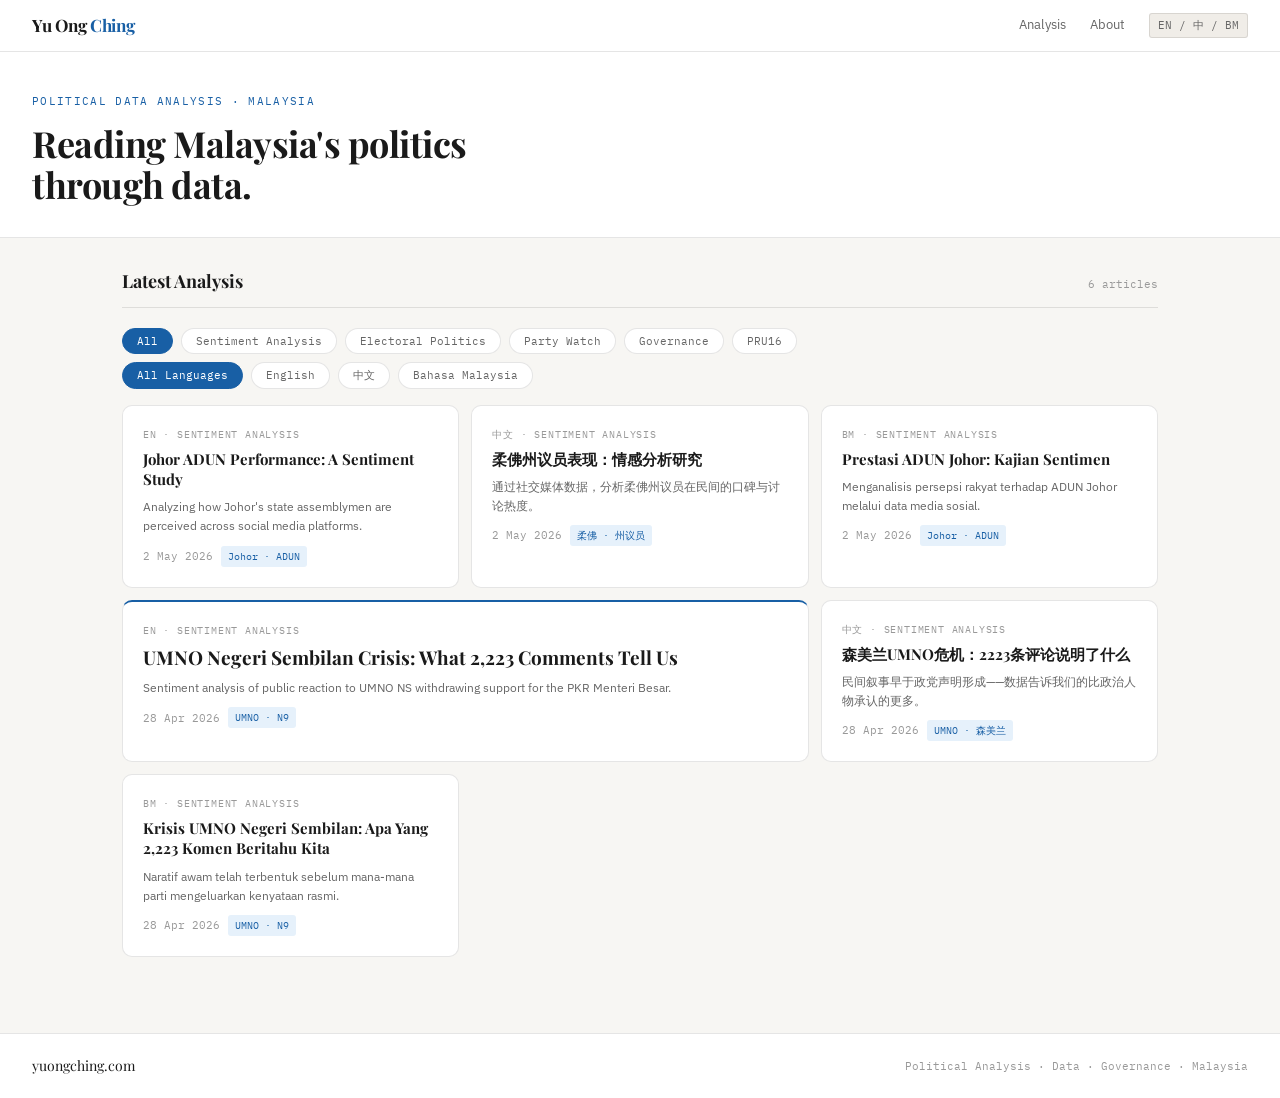
<file: index.html>
<!DOCTYPE html>
<html lang="en">
<head>
  <meta charset="UTF-8">
  <meta name="viewport" content="width=device-width, initial-scale=1.0">
  <title>Yu Ong Ching — Political Data Analysis</title>
  <meta name="description" content="Reading Malaysia's politics through data. Analysis by Yu Ong Ching, digital strategist and political communication practitioner.">
  <meta name="author" content="Yu Ong Ching">
  <meta property="og:title" content="Yu Ong Ching — Political Data Analysis">
  <meta property="og:description" content="Reading Malaysia's politics through data.">
  <meta property="og:url" content="https://yuongching.com">
  <meta property="og:type" content="website">
  <link rel="canonical" href="https://yuongching.com">
  <link rel="preconnect" href="https://fonts.googleapis.com">
  <link rel="stylesheet" href="https://fonts.googleapis.com/css2?family=Playfair+Display:wght@400;700&family=IBM+Plex+Sans:wght@300;400;500&family=IBM+Plex+Mono&display=swap">
  <link rel="stylesheet" href="assets/css/style.css">
  <!-- Google tag (gtag.js) -->
  <script async src="https://www.googletagmanager.com/gtag/js?id=G-GPP16Y9M3F"></script>
  <script>
    window.dataLayer = window.dataLayer || [];
    function gtag(){dataLayer.push(arguments);}
    gtag('js', new Date());
    gtag('config', 'G-GPP16Y9M3F');
  </script>
  <style>
    .filter-bar{display:flex;gap:8px;flex-wrap:wrap;margin-bottom:1rem}
    .filter-btn{font-size:11px;font-family:'IBM Plex Mono',monospace;padding:5px 14px;border-radius:20px;border:0.5px solid var(--border);background:var(--surface);color:var(--text-muted);cursor:pointer;transition:all 0.15s;white-space:nowrap}
    .filter-btn:hover{border-color:#185FA5;color:#185FA5}
    .filter-btn.active{background:#185FA5;color:#fff;border-color:#185FA5}
    .articles-grid{display:grid;grid-template-columns:repeat(auto-fill,minmax(260px,1fr));gap:12px}
    .article-card{background:var(--surface);border:0.5px solid var(--border);border-radius:var(--radius);padding:1.25rem;transition:border-color 0.15s,box-shadow 0.15s}
    .article-card:hover{border-color:rgba(0,0,0,0.2);box-shadow:0 2px 12px rgba(0,0,0,0.06)}
    .article-card.featured{border-top:2px solid #185FA5;grid-column:span 2}
    .article-card a{display:block;text-decoration:none;color:inherit}
    .article-lang{font-size:10px;font-family:'IBM Plex Mono',monospace;color:var(--text-faint);letter-spacing:0.08em;margin-bottom:6px}
    .article-headline{font-family:'Playfair Display',serif;font-size:15px;font-weight:700;line-height:1.35;color:var(--text);margin-bottom:8px}
    .article-headline.large{font-size:19px}
    .article-summary{font-size:12px;color:var(--text-muted);line-height:1.6;margin-bottom:10px}
    .article-meta{display:flex;align-items:center;gap:8px;flex-wrap:wrap}
    .article-date{font-size:11px;font-family:'IBM Plex Mono',monospace;color:var(--text-faint)}
    .article-topic{font-size:10px;padding:2px 7px;border-radius:3px;background:#E6F1FB;color:#185FA5;font-family:'IBM Plex Mono',monospace}
    .no-results{grid-column:1/-1;text-align:center;padding:3rem;color:var(--text-muted);font-size:14px}
    .results-count{font-family:'IBM Plex Mono',monospace;font-size:11px;color:var(--text-faint)}
    @media(max-width:640px){.article-card.featured{grid-column:span 1}}
  </style>
</head>
<body>

  <nav class="nav">
    <a href="/" class="nav-logo">Yu Ong <span>Ching</span></a>
    <div class="nav-links">
      <a href="/">Analysis</a>
      <a href="/about.html">About</a>
      <span class="nav-lang">EN / 中 / BM</span>
    </div>
  </nav>

  <div class="hero">
    <div class="hero-eyebrow">Political Data Analysis · Malaysia</div>
    <h1 class="hero-headline">Reading Malaysia's politics<br>through data.</h1>
  </div>

  <main class="section">
    <div class="section-header">
      <div class="section-title">Latest Analysis</div>
      <div class="results-count" id="results-count"></div>
    </div>

    <div class="filter-bar" id="filter-bar">
      <button class="filter-btn active" data-filter="all">All</button>
      <button class="filter-btn" data-filter="Sentiment Analysis">Sentiment Analysis</button>
      <button class="filter-btn" data-filter="Electoral Politics">Electoral Politics</button>
      <button class="filter-btn" data-filter="Party Watch">Party Watch</button>
      <button class="filter-btn" data-filter="Governance">Governance</button>
      <button class="filter-btn" data-filter="PRU16">PRU16</button>
    </div>

    <div class="filter-bar" id="lang-bar" style="margin-top:-0.5rem">
      <button class="filter-btn active" data-lang="all">All Languages</button>
      <button class="filter-btn" data-lang="EN">English</button>
      <button class="filter-btn" data-lang="中文">中文</button>
      <button class="filter-btn" data-lang="BM">Bahasa Malaysia</button>
    </div>

    <div class="articles-grid" id="articles-grid"></div>
  </main>

  <footer class="footer">
    <div class="footer-brand">yuongching.com</div>
    <div class="footer-mono">Political Analysis · Data · Governance · Malaysia</div>
  </footer>

  <script src="articles.js"></script>
  <script>
    let activeCategory = 'all';
    let activeLang = 'all';

    function renderArticles() {
      const grid = document.getElementById('articles-grid');
      const countEl = document.getElementById('results-count');

      let filtered = articles.filter(a => {
        const catMatch = activeCategory === 'all' || a.category === activeCategory;
        const langMatch = activeLang === 'all' || a.lang === activeLang;
        return catMatch && langMatch;
      });

      filtered.sort((a, b) => new Date(b.date) - new Date(a.date));
      countEl.textContent = filtered.length + ' article' + (filtered.length !== 1 ? 's' : '');

      if (filtered.length === 0) {
        grid.innerHTML = '<div class="no-results">No articles found for this filter.</div>';
        return;
      }

      grid.innerHTML = filtered.map(a => {
        const isFeatured = a.featured && activeCategory === 'all' && activeLang === 'all';
        return `
          <article class="article-card ${isFeatured ? 'featured' : ''}">
            <a href="${a.url}">
              <div class="article-lang">${a.lang} · ${a.category.toUpperCase()}</div>
              <h2 class="article-headline ${isFeatured ? 'large' : ''}">${a.title}</h2>
              <p class="article-summary">${a.summary}</p>
              <div class="article-meta">
                <span class="article-date">${a.dateDisplay}</span>
                <span class="article-topic">${a.topic}</span>
              </div>
            </a>
          </article>
        `;
      }).join('');
    }

    document.getElementById('filter-bar').addEventListener('click', e => {
      if (!e.target.matches('.filter-btn')) return;
      document.querySelectorAll('#filter-bar .filter-btn').forEach(b => b.classList.remove('active'));
      e.target.classList.add('active');
      activeCategory = e.target.dataset.filter;
      renderArticles();
    });

    document.getElementById('lang-bar').addEventListener('click', e => {
      if (!e.target.matches('.filter-btn')) return;
      document.querySelectorAll('#lang-bar .filter-btn').forEach(b => b.classList.remove('active'));
      e.target.classList.add('active');
      activeLang = e.target.dataset.lang;
      renderArticles();
    });

    renderArticles();
  </script>

</body>
</html>
</file>
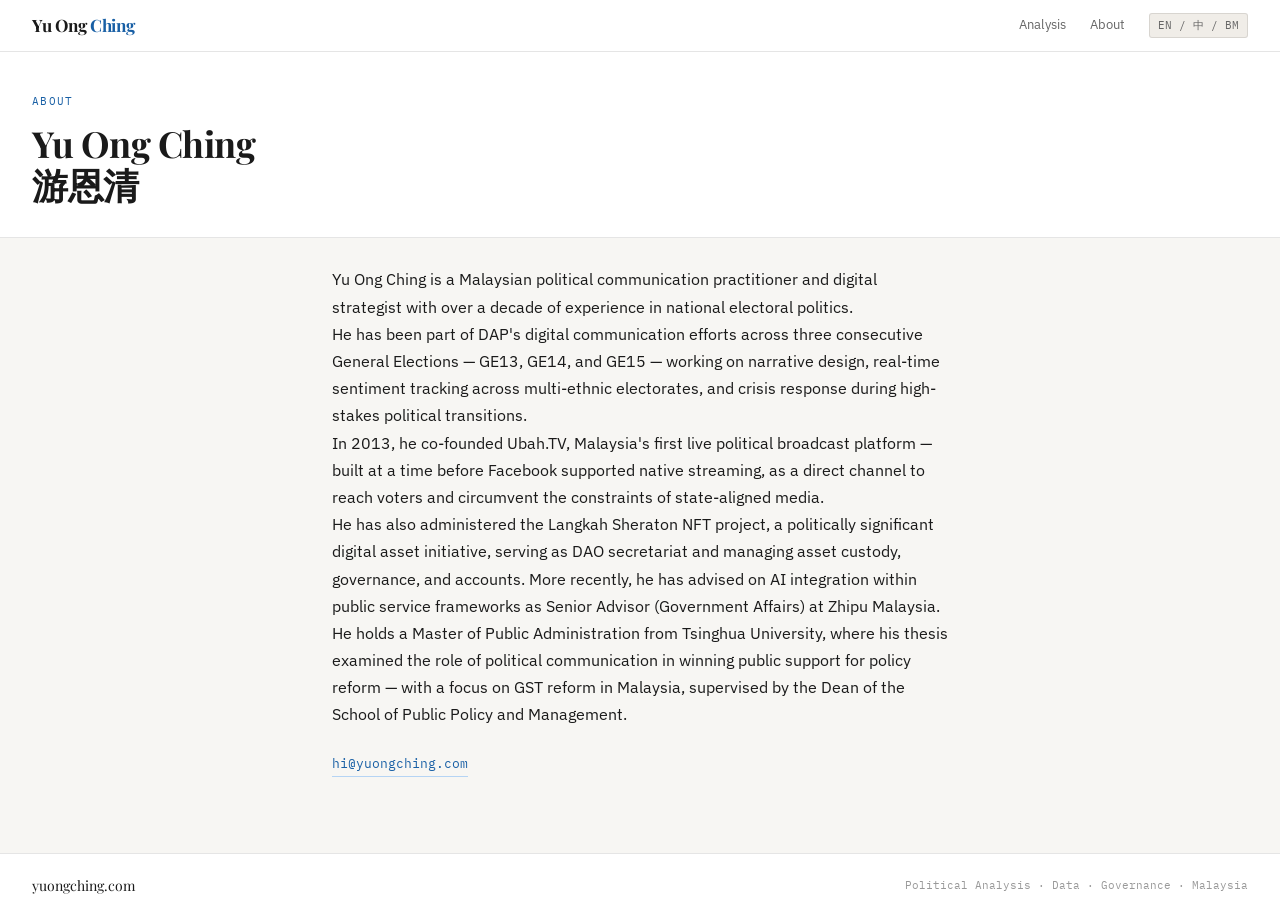
<file: about.html>
<!DOCTYPE html>
<html lang="en">
<head>
  <meta charset="UTF-8">
  <meta name="viewport" content="width=device-width, initial-scale=1.0">
  <title>About — Yu Ong Ching</title>
  <meta name="description" content="Yu Ong Ching — digital strategist, founder of Ubah.TV, and political communication practitioner based in Malaysia.">
  <link rel="canonical" href="https://yuongching.com/about.html">
  <link rel="preconnect" href="https://fonts.googleapis.com">
  <link rel="stylesheet" href="https://fonts.googleapis.com/css2?family=Playfair+Display:wght@400;700&family=IBM+Plex+Sans:wght@300;400;500&family=IBM+Plex+Mono&display=swap">
  <link rel="stylesheet" href="assets/css/style.css">
<!-- Google tag (gtag.js) -->
<script async src="https://www.googletagmanager.com/gtag/js?id=G-GPP16Y9M3F"></script>
<script>
  window.dataLayer = window.dataLayer || [];
  function gtag(){dataLayer.push(arguments);}
  gtag('js', new Date());
  gtag('config', 'G-GPP16Y9M3F');
</script>
</head>
<body>

  <nav class="nav">
    <a href="/" class="nav-logo">Yu Ong <span>Ching</span></a>
    <div class="nav-links">
      <a href="/">Analysis</a>
      <a href="/about.html">About</a>
      <span class="nav-lang">EN / 中 / BM</span>
    </div>
  </nav>

  <div class="hero">
    <div class="hero-eyebrow">About</div>
    <h1 class="hero-headline">Yu Ong Ching<br>游恩清</h1>
  </div>

  <main class="section" style="max-width:680px">
    <p>Yu Ong Ching is a Malaysian political communication practitioner and digital strategist with over a decade of experience in national electoral politics.</p>

    <p>He has been part of DAP's digital communication efforts across three consecutive General Elections — GE13, GE14, and GE15 — working on narrative design, real-time sentiment tracking across multi-ethnic electorates, and crisis response during high-stakes political transitions.</p>

    <p>In 2013, he co-founded Ubah.TV, Malaysia's first live political broadcast platform — built at a time before Facebook supported native streaming, as a direct channel to reach voters and circumvent the constraints of state-aligned media.</p>

    <p>He has also administered the Langkah Sheraton NFT project, a politically significant digital asset initiative, serving as DAO secretariat and managing asset custody, governance, and accounts. More recently, he has advised on AI integration within public service frameworks as Senior Advisor (Government Affairs) at Zhipu Malaysia.</p>

    <p>He holds a Master of Public Administration from Tsinghua University, where his thesis examined the role of political communication in winning public support for policy reform — with a focus on GST reform in Malaysia, supervised by the Dean of the School of Public Policy and Management.</p>

    <a href="mailto:hi@yuongching.com" class="contact-link" style="display:inline-block;margin-top:1.5rem">hi@yuongching.com</a>
  </main>

  <footer class="footer">
    <div class="footer-brand">yuongching.com</div>
    <div class="footer-mono">Political Analysis · Data · Governance · Malaysia</div>
  </footer>

</body>
</html>
</file>
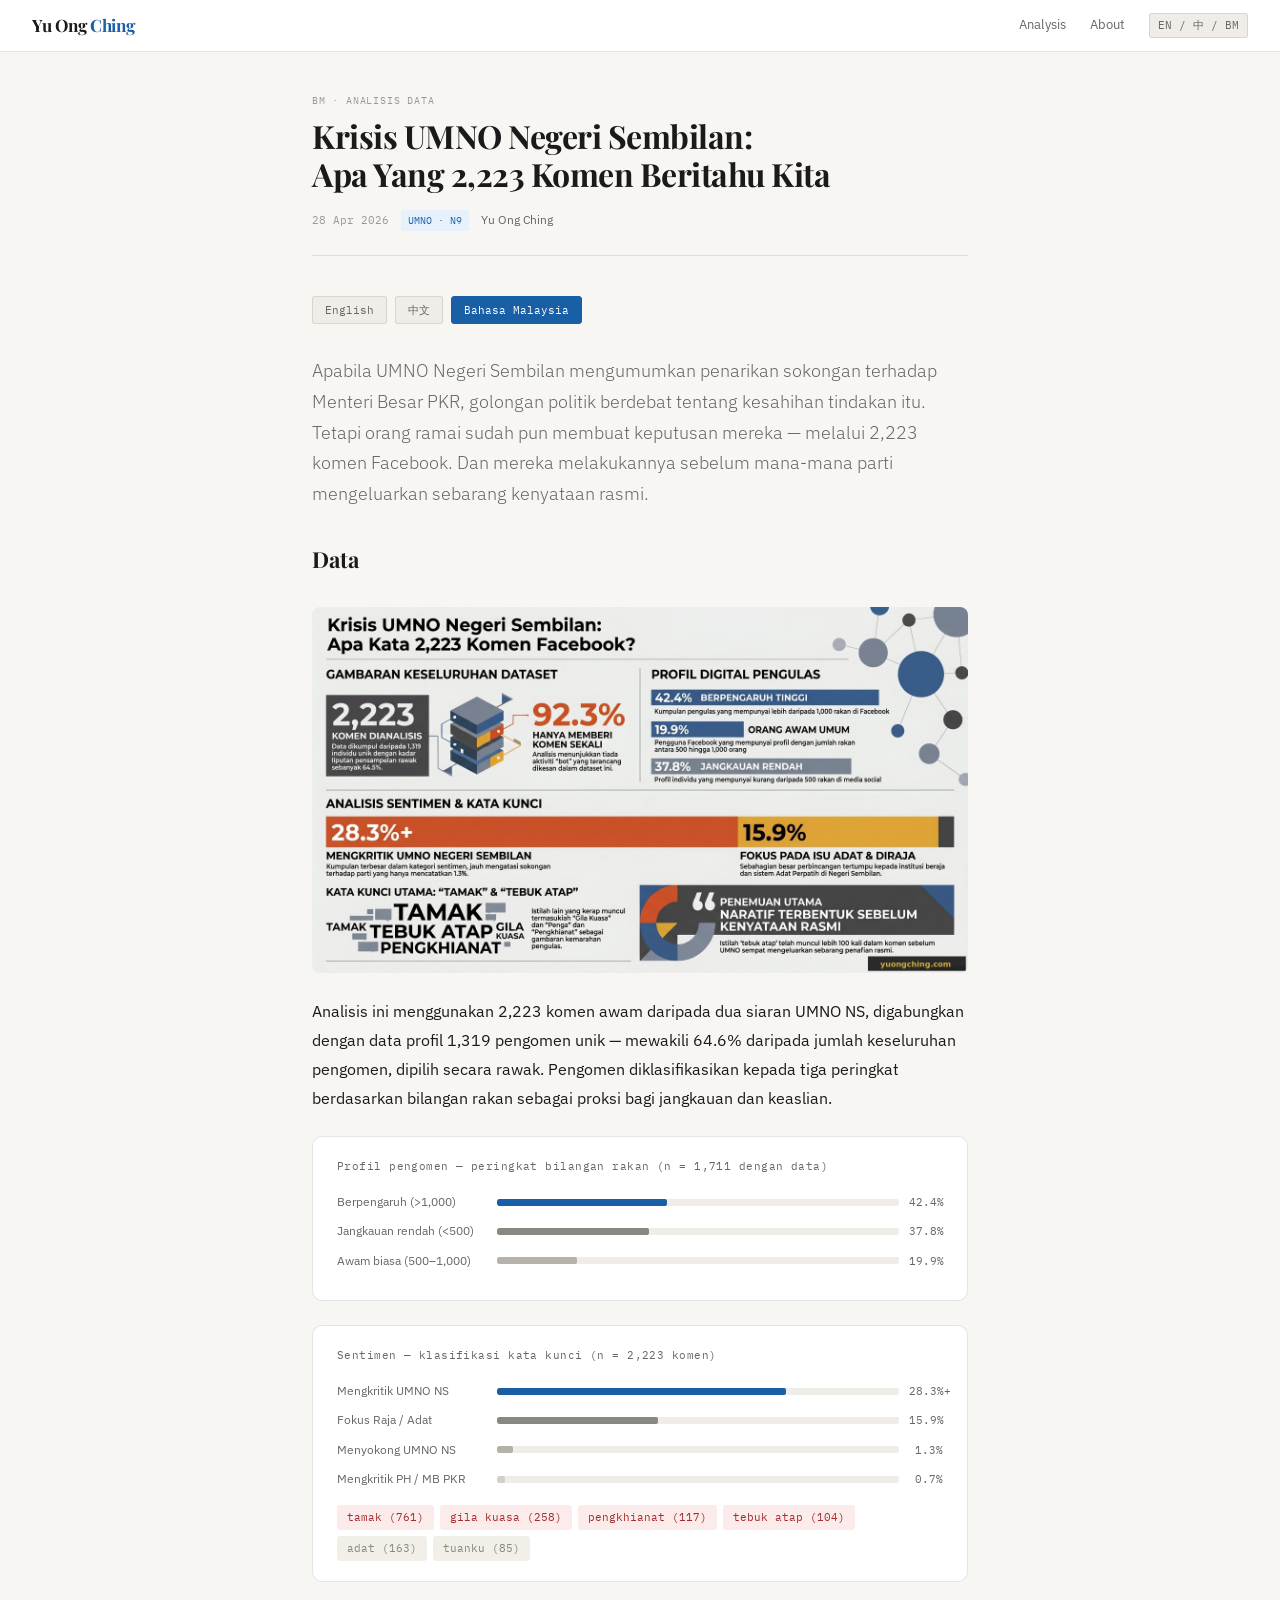
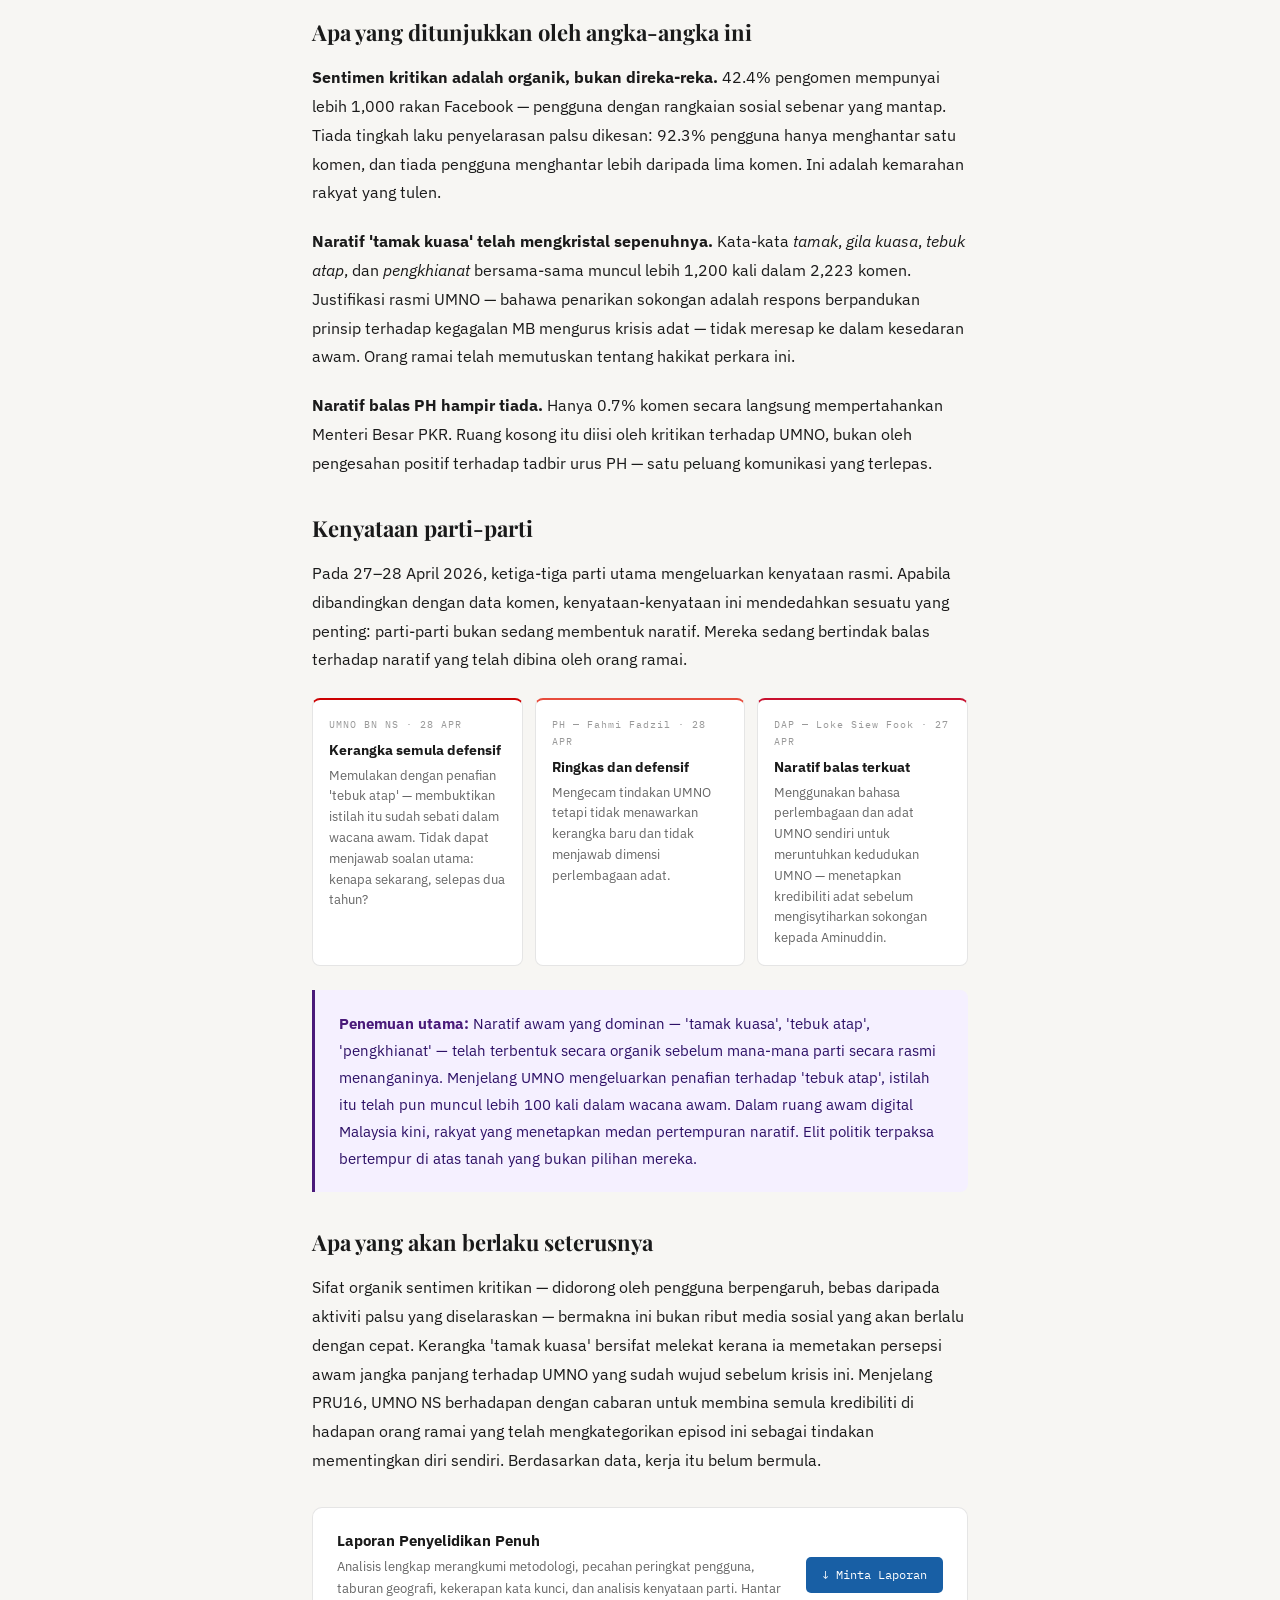
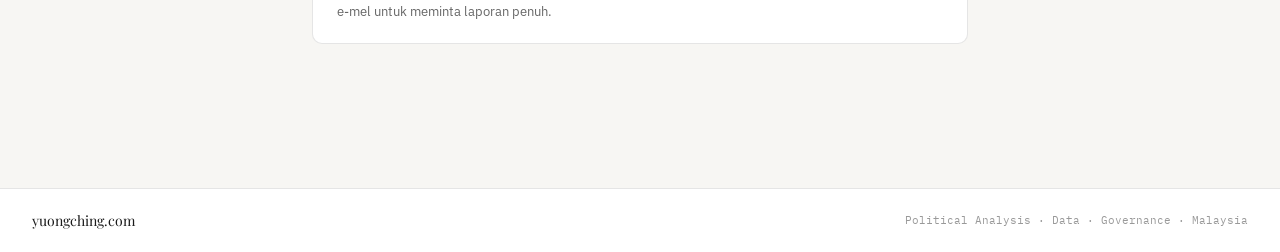
<file: umno-ns-mb-sentiment-bm.html>
<!DOCTYPE html>
<html lang="ms">
<head>
  <meta charset="UTF-8">
  <meta name="viewport" content="width=device-width, initial-scale=1.0">
  <title>Krisis UMNO Negeri Sembilan: Apa Yang 2,223 Komen Beritahu Kita — Yu Ong Ching</title>
  <meta name="description" content="Analisis sentimen 2,223 komen Facebook menunjukkan naratif awam telah terbentuk sebelum sebarang kenyataan parti dikeluarkan.">
  <meta property="og:title" content="Krisis UMNO Negeri Sembilan: Apa Yang 2,223 Komen Beritahu Kita">
  <meta property="og:description" content="Orang ramai sudah membuat keputusan — sebelum mana-mana parti mengeluarkan kenyataan.">
  <meta property="og:url" content="https://yuongching.com/articles/umno-ns-mb-sentiment-bm.html">
  <link rel="canonical" href="https://yuongching.com/articles/umno-ns-mb-sentiment-bm.html">
  <link rel="preconnect" href="https://fonts.googleapis.com">
  <link rel="stylesheet" href="https://fonts.googleapis.com/css2?family=Playfair+Display:wght@400;700&family=IBM+Plex+Sans:wght@300;400;500&family=IBM+Plex+Mono&display=swap">
  <link rel="stylesheet" href="../assets/css/style.css">
  <style>
    .lang-switch{display:flex;gap:8px;margin-bottom:2rem}
    .lang-btn{font-size:11px;font-family:'IBM Plex Mono',monospace;padding:4px 12px;border-radius:3px;border:0.5px solid var(--border);background:var(--surface-2);color:var(--text-muted);text-decoration:none;transition:all 0.15s}
    .lang-btn.active{background:#185FA5;color:#fff;border-color:#185FA5}
    .lang-btn:hover{border-color:#185FA5;color:#185FA5}
    .finding-box{background:#F5F0FF;border-left:3px solid #4A1A7A;border-radius:0 8px 8px 0;padding:1.25rem 1.5rem;margin:1.5rem 0}
    .finding-box p{margin:0;font-size:15px;line-height:1.8;color:#2D1066}
    .finding-box strong{color:#4A1A7A}
    .party-grid{display:grid;grid-template-columns:1fr 1fr 1fr;gap:12px;margin:1.5rem 0}
    .party-card{border-radius:8px;padding:1rem;border:0.5px solid var(--border);background:var(--surface)}
    .party-card.umno{border-top:2px solid #CC0001}
    .party-card.ph{border-top:2px solid #E74C3C}
    .party-card.dap{border-top:2px solid #C8102E}
    .party-label{font-family:'IBM Plex Mono',monospace;font-size:10px;letter-spacing:0.1em;color:var(--text-faint);margin-bottom:6px}
    .party-verdict strong{color:var(--text);display:block;margin-bottom:4px;font-size:14px}
    .party-verdict{font-size:13px;color:var(--text-muted);line-height:1.6}
    .download-box{background:var(--surface);border:0.5px solid var(--border);border-radius:10px;padding:1.25rem 1.5rem;margin:2rem 0;display:flex;align-items:center;justify-content:space-between;gap:1rem}
    .download-info strong{display:block;color:var(--text);font-size:15px;margin-bottom:3px}
    .download-info{font-size:13px;color:var(--text-muted)}
    .download-btn{font-size:12px;font-family:'IBM Plex Mono',monospace;padding:8px 16px;border-radius:5px;background:#185FA5;color:#fff;text-decoration:none;white-space:nowrap;flex-shrink:0}
    @media(max-width:640px){.party-grid{grid-template-columns:1fr}.download-box{flex-direction:column}}
  </style>
<!-- Google tag (gtag.js) -->
<script async src="https://www.googletagmanager.com/gtag/js?id=G-GPP16Y9M3F"></script>
<script>
  window.dataLayer = window.dataLayer || [];
  function gtag(){dataLayer.push(arguments);}
  gtag('js', new Date());
  gtag('config', 'G-GPP16Y9M3F');
</script>
</head>
<body>

  <nav class="nav">
    <a href="/" class="nav-logo">Yu Ong <span>Ching</span></a>
    <div class="nav-links">
      <a href="/">Analysis</a>
      <a href="/about.html">About</a>
      <span class="nav-lang">EN / 中 / BM</span>
    </div>
  </nav>

  <main class="article-page">
    <div class="article-header">
      <div class="article-lang">BM · ANALISIS DATA</div>
      <h1 class="article-title">Krisis UMNO Negeri Sembilan:<br>Apa Yang 2,223 Komen Beritahu Kita</h1>
      <div class="article-byline">
        <span class="article-date">28 Apr 2026</span>
        <span class="article-topic">UMNO · N9</span>
        <span class="article-author">Yu Ong Ching</span>
      </div>
    </div>

    <div class="article-body">

      <div class="lang-switch">
        <a href="umno-ns-mb-sentiment.html" class="lang-btn">English</a>
        <a href="umno-ns-mb-sentiment-zh.html" class="lang-btn">中文</a>
        <a href="umno-ns-mb-sentiment-bm.html" class="lang-btn active">Bahasa Malaysia</a>
      </div>

      <p class="lead">Apabila UMNO Negeri Sembilan mengumumkan penarikan sokongan terhadap Menteri Besar PKR, golongan politik berdebat tentang kesahihan tindakan itu. Tetapi orang ramai sudah pun membuat keputusan mereka — melalui 2,223 komen Facebook. Dan mereka melakukannya sebelum mana-mana parti mengeluarkan sebarang kenyataan rasmi.</p>

      <h2>Data</h2>
      <img src="../assets/images/umno-ns-infographic-bm.png" alt="Infografik Analisis Sentimen Krisis UMNO NS" style="width:100%;border-radius:8px;margin:1rem 0">
      <p>Analisis ini menggunakan 2,223 komen awam daripada dua siaran UMNO NS, digabungkan dengan data profil 1,319 pengomen unik — mewakili 64.6% daripada jumlah keseluruhan pengomen, dipilih secara rawak. Pengomen diklasifikasikan kepada tiga peringkat berdasarkan bilangan rakan sebagai proksi bagi jangkauan dan keaslian.</p>

      <div class="chart-block">
        <div class="chart-title">Profil pengomen — peringkat bilangan rakan (n = 1,711 dengan data)</div>
        <div class="bar-row">
          <div class="bar-name">Berpengaruh (&gt;1,000)</div>
          <div class="bar-track"><div class="bar-fill" style="width:42.4%"></div></div>
          <div class="bar-val">42.4%</div>
        </div>
        <div class="bar-row">
          <div class="bar-name">Jangkauan rendah (&lt;500)</div>
          <div class="bar-track"><div class="bar-fill bar-fill--neutral" style="width:37.8%"></div></div>
          <div class="bar-val">37.8%</div>
        </div>
        <div class="bar-row">
          <div class="bar-name">Awam biasa (500–1,000)</div>
          <div class="bar-track"><div class="bar-fill bar-fill--light" style="width:19.9%"></div></div>
          <div class="bar-val">19.9%</div>
        </div>
      </div>

      <div class="chart-block">
        <div class="chart-title">Sentimen — klasifikasi kata kunci (n = 2,223 komen)</div>
        <div class="bar-row">
          <div class="bar-name">Mengkritik UMNO NS</div>
          <div class="bar-track"><div class="bar-fill" style="width:72%"></div></div>
          <div class="bar-val">28.3%+</div>
        </div>
        <div class="bar-row">
          <div class="bar-name">Fokus Raja / Adat</div>
          <div class="bar-track"><div class="bar-fill bar-fill--neutral" style="width:40%"></div></div>
          <div class="bar-val">15.9%</div>
        </div>
        <div class="bar-row">
          <div class="bar-name">Menyokong UMNO NS</div>
          <div class="bar-track"><div class="bar-fill bar-fill--light" style="width:4%"></div></div>
          <div class="bar-val">1.3%</div>
        </div>
        <div class="bar-row">
          <div class="bar-name">Mengkritik PH / MB PKR</div>
          <div class="bar-track"><div class="bar-fill bar-fill--lighter" style="width:2%"></div></div>
          <div class="bar-val">0.7%</div>
        </div>
        <div class="kw-row">
          <span class="kw kw--red">tamak (761)</span>
          <span class="kw kw--red">gila kuasa (258)</span>
          <span class="kw kw--red">pengkhianat (117)</span>
          <span class="kw kw--red">tebuk atap (104)</span>
          <span class="kw kw--gray">adat (163)</span>
          <span class="kw kw--gray">tuanku (85)</span>
        </div>
      </div>

      <h2>Apa yang ditunjukkan oleh angka-angka ini</h2>

      <p><strong>Sentimen kritikan adalah organik, bukan direka-reka.</strong> 42.4% pengomen mempunyai lebih 1,000 rakan Facebook — pengguna dengan rangkaian sosial sebenar yang mantap. Tiada tingkah laku penyelarasan palsu dikesan: 92.3% pengguna hanya menghantar satu komen, dan tiada pengguna menghantar lebih daripada lima komen. Ini adalah kemarahan rakyat yang tulen.</p>

      <p><strong>Naratif 'tamak kuasa' telah mengkristal sepenuhnya.</strong> Kata-kata <em>tamak</em>, <em>gila kuasa</em>, <em>tebuk atap</em>, dan <em>pengkhianat</em> bersama-sama muncul lebih 1,200 kali dalam 2,223 komen. Justifikasi rasmi UMNO — bahawa penarikan sokongan adalah respons berpandukan prinsip terhadap kegagalan MB mengurus krisis adat — tidak meresap ke dalam kesedaran awam. Orang ramai telah memutuskan tentang hakikat perkara ini.</p>

      <p><strong>Naratif balas PH hampir tiada.</strong> Hanya 0.7% komen secara langsung mempertahankan Menteri Besar PKR. Ruang kosong itu diisi oleh kritikan terhadap UMNO, bukan oleh pengesahan positif terhadap tadbir urus PH — satu peluang komunikasi yang terlepas.</p>

      <h2>Kenyataan parti-parti</h2>
      <p>Pada 27–28 April 2026, ketiga-tiga parti utama mengeluarkan kenyataan rasmi. Apabila dibandingkan dengan data komen, kenyataan-kenyataan ini mendedahkan sesuatu yang penting: parti-parti bukan sedang membentuk naratif. Mereka sedang bertindak balas terhadap naratif yang telah dibina oleh orang ramai.</p>

      <div class="party-grid">
        <div class="party-card umno">
          <div class="party-label">UMNO BN NS · 28 APR</div>
          <div class="party-verdict">
            <strong>Kerangka semula defensif</strong>
            Memulakan dengan penafian 'tebuk atap' — membuktikan istilah itu sudah sebati dalam wacana awam. Tidak dapat menjawab soalan utama: kenapa sekarang, selepas dua tahun?
          </div>
        </div>
        <div class="party-card ph">
          <div class="party-label">PH — Fahmi Fadzil · 28 APR</div>
          <div class="party-verdict">
            <strong>Ringkas dan defensif</strong>
            Mengecam tindakan UMNO tetapi tidak menawarkan kerangka baru dan tidak menjawab dimensi perlembagaan adat.
          </div>
        </div>
        <div class="party-card dap">
          <div class="party-label">DAP — Loke Siew Fook · 27 APR</div>
          <div class="party-verdict">
            <strong>Naratif balas terkuat</strong>
            Menggunakan bahasa perlembagaan dan adat UMNO sendiri untuk meruntuhkan kedudukan UMNO — menetapkan kredibiliti adat sebelum mengisytiharkan sokongan kepada Aminuddin.
          </div>
        </div>
      </div>

      <div class="finding-box">
        <p><strong>Penemuan utama:</strong> Naratif awam yang dominan — 'tamak kuasa', 'tebuk atap', 'pengkhianat' — telah terbentuk secara organik sebelum mana-mana parti secara rasmi menanganinya. Menjelang UMNO mengeluarkan penafian terhadap 'tebuk atap', istilah itu telah pun muncul lebih 100 kali dalam wacana awam. Dalam ruang awam digital Malaysia kini, rakyat yang menetapkan medan pertempuran naratif. Elit politik terpaksa bertempur di atas tanah yang bukan pilihan mereka.</p>
      </div>

      <h2>Apa yang akan berlaku seterusnya</h2>
      <p>Sifat organik sentimen kritikan — didorong oleh pengguna berpengaruh, bebas daripada aktiviti palsu yang diselaraskan — bermakna ini bukan ribut media sosial yang akan berlalu dengan cepat. Kerangka 'tamak kuasa' bersifat melekat kerana ia memetakan persepsi awam jangka panjang terhadap UMNO yang sudah wujud sebelum krisis ini. Menjelang PRU16, UMNO NS berhadapan dengan cabaran untuk membina semula kredibiliti di hadapan orang ramai yang telah mengkategorikan episod ini sebagai tindakan mementingkan diri sendiri. Berdasarkan data, kerja itu belum bermula.</p>

      <div class="download-box">
        <div class="download-info">
          <strong>Laporan Penyelidikan Penuh</strong>
          Analisis lengkap merangkumi metodologi, pecahan peringkat pengguna, taburan geografi, kekerapan kata kunci, dan analisis kenyataan parti. Hantar e-mel untuk meminta laporan penuh.
        </div>
        <a href="mailto:hi@yuongching.com?subject=Permintaan: Laporan Analisis Sentimen UMNO NS&body=Salam, saya ingin meminta laporan penyelidikan penuh analisis sentimen Krisis UMNO Negeri Sembilan." class="download-btn">↓ Minta Laporan</a>
      </div>

    </div>
  </main>

  <footer class="footer">
    <div class="footer-brand">yuongching.com</div>
    <div class="footer-mono">Political Analysis · Data · Governance · Malaysia</div>
  </footer>

</body>
</html>
</file>
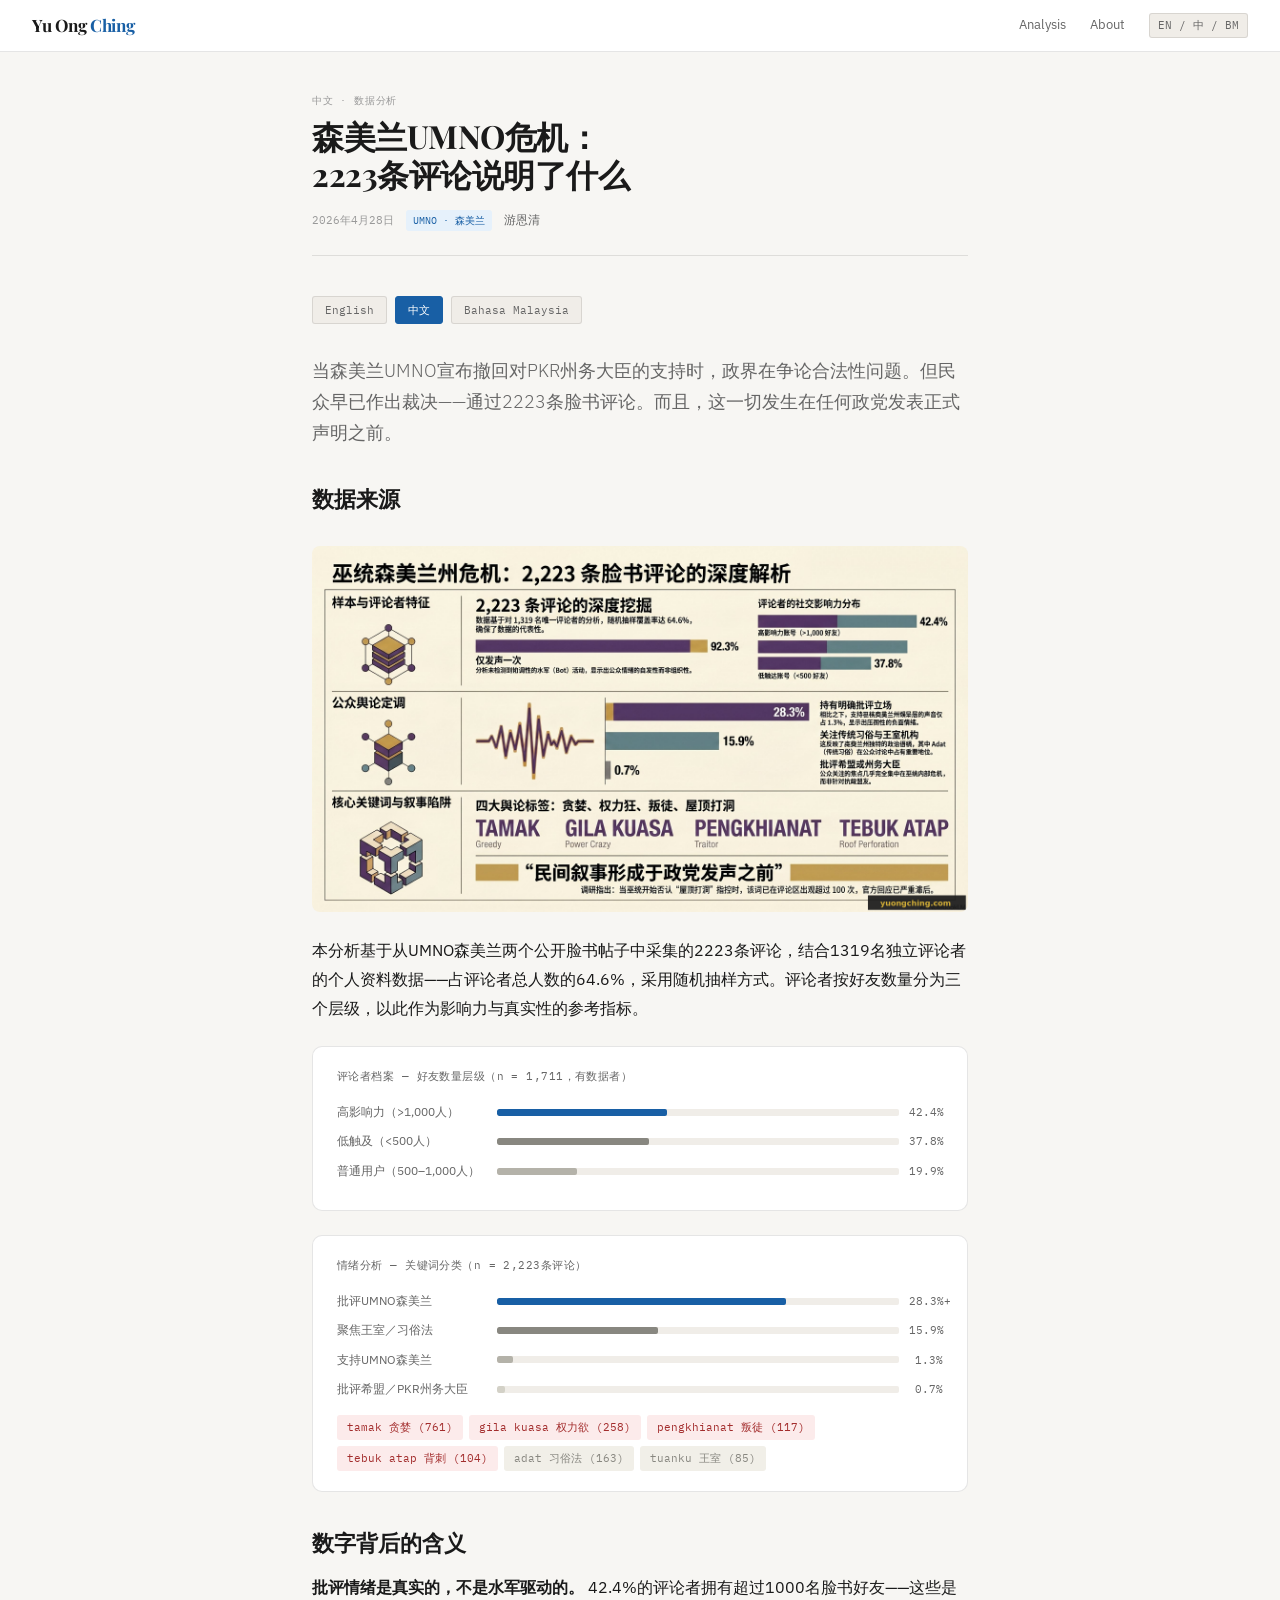
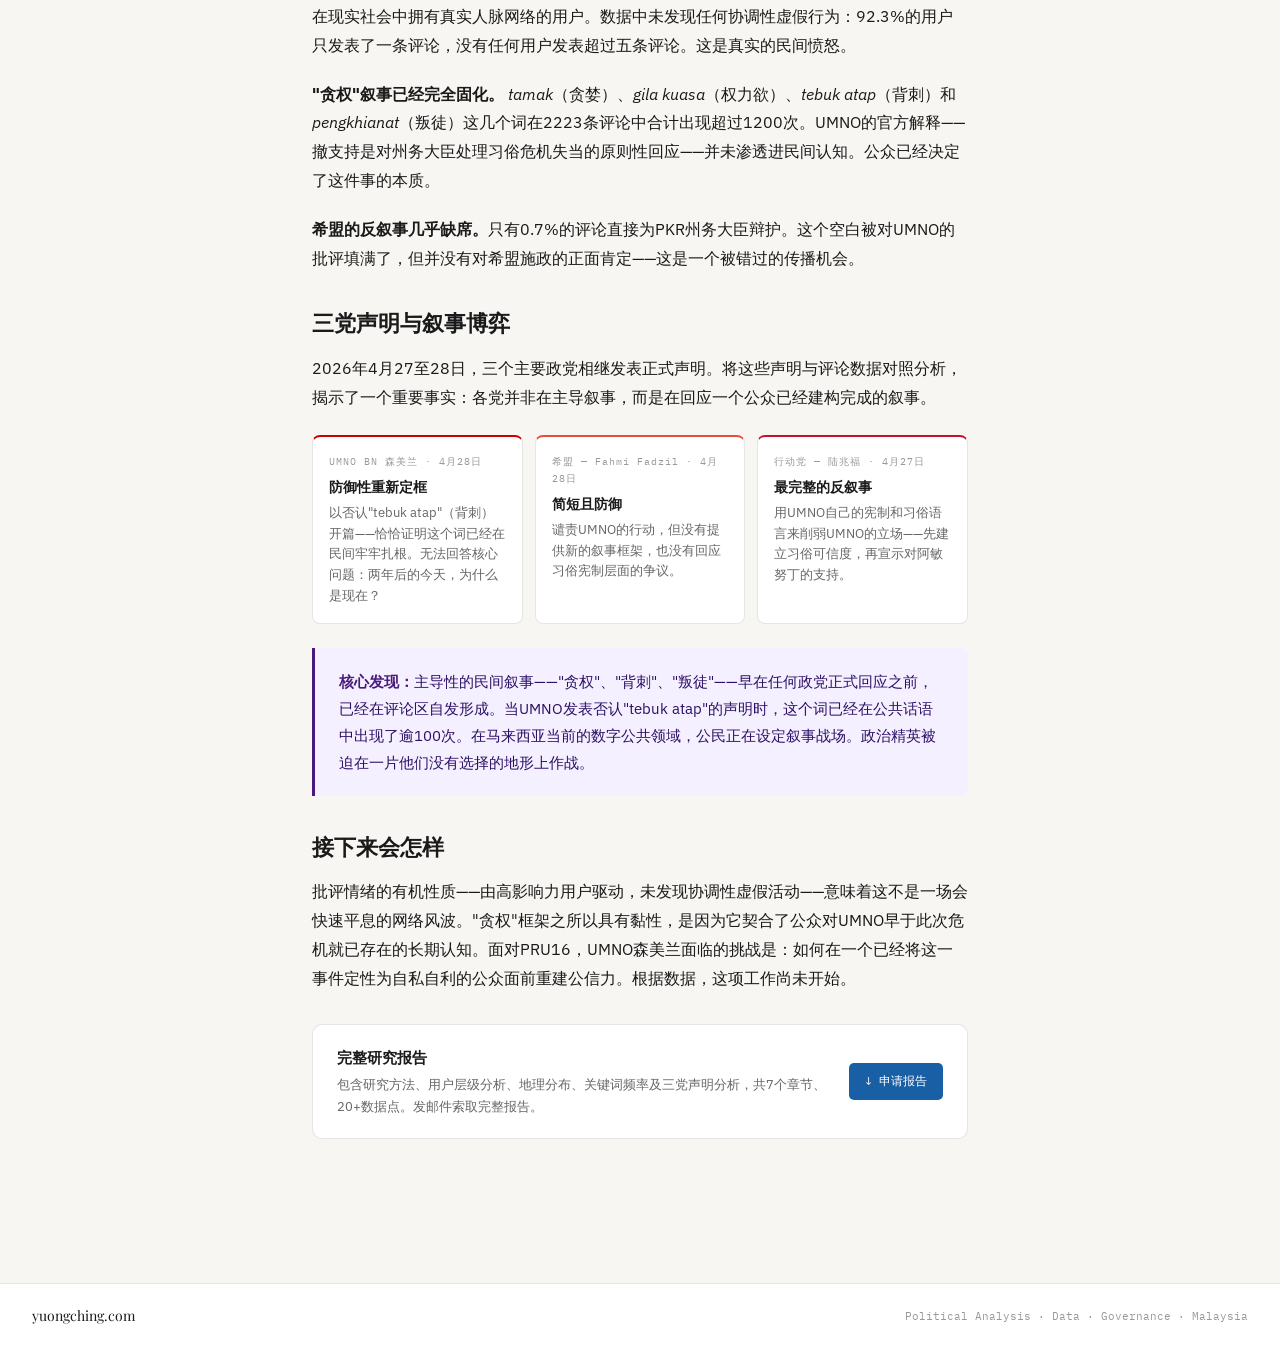
<file: umno-ns-mb-sentiment-zh.html>
<!DOCTYPE html>
<html lang="zh">
<head>
  <meta charset="UTF-8">
  <meta name="viewport" content="width=device-width, initial-scale=1.0">
  <title>森美兰UMNO危机：2223条评论说明了什么 — 游恩清</title>
  <meta name="description" content="通过分析2223条脸书评论，数据显示民间叙事早于政党声明形成。">
  <meta property="og:title" content="森美兰UMNO危机：2223条评论说明了什么">
  <meta property="og:description" content="公众已经作出裁决——在任何政党发表声明之前。">
  <meta property="og:url" content="https://yuongching.com/articles/umno-ns-mb-sentiment-zh.html">
  <link rel="canonical" href="https://yuongching.com/articles/umno-ns-mb-sentiment-zh.html">
  <link rel="preconnect" href="https://fonts.googleapis.com">
  <link rel="stylesheet" href="https://fonts.googleapis.com/css2?family=Playfair+Display:wght@400;700&family=IBM+Plex+Sans:wght@300;400;500&family=IBM+Plex+Mono&display=swap">
  <link rel="stylesheet" href="../assets/css/style.css">
  <style>
    .lang-switch{display:flex;gap:8px;margin-bottom:2rem}
    .lang-btn{font-size:11px;font-family:'IBM Plex Mono',monospace;padding:4px 12px;border-radius:3px;border:0.5px solid var(--border);background:var(--surface-2);color:var(--text-muted);text-decoration:none;transition:all 0.15s}
    .lang-btn.active{background:#185FA5;color:#fff;border-color:#185FA5}
    .lang-btn:hover{border-color:#185FA5;color:#185FA5}
    .finding-box{background:#F5F0FF;border-left:3px solid #4A1A7A;border-radius:0 8px 8px 0;padding:1.25rem 1.5rem;margin:1.5rem 0}
    .finding-box p{margin:0;font-size:15px;line-height:1.8;color:#2D1066}
    .finding-box strong{color:#4A1A7A}
    .party-grid{display:grid;grid-template-columns:1fr 1fr 1fr;gap:12px;margin:1.5rem 0}
    .party-card{border-radius:8px;padding:1rem;border:0.5px solid var(--border);background:var(--surface)}
    .party-card.umno{border-top:2px solid #CC0001}
    .party-card.ph{border-top:2px solid #E74C3C}
    .party-card.dap{border-top:2px solid #C8102E}
    .party-label{font-family:'IBM Plex Mono',monospace;font-size:10px;letter-spacing:0.1em;color:var(--text-faint);margin-bottom:6px}
    .party-verdict strong{color:var(--text);display:block;margin-bottom:4px;font-size:14px}
    .party-verdict{font-size:13px;color:var(--text-muted);line-height:1.6}
    .download-box{background:var(--surface);border:0.5px solid var(--border);border-radius:10px;padding:1.25rem 1.5rem;margin:2rem 0;display:flex;align-items:center;justify-content:space-between;gap:1rem}
    .download-info strong{display:block;color:var(--text);font-size:15px;margin-bottom:3px}
    .download-info{font-size:13px;color:var(--text-muted)}
    .download-btn{font-size:12px;font-family:'IBM Plex Mono',monospace;padding:8px 16px;border-radius:5px;background:#185FA5;color:#fff;text-decoration:none;white-space:nowrap;flex-shrink:0}
    @media(max-width:640px){.party-grid{grid-template-columns:1fr}.download-box{flex-direction:column}}
  </style>
<!-- Google tag (gtag.js) -->
<script async src="https://www.googletagmanager.com/gtag/js?id=G-GPP16Y9M3F"></script>
<script>
  window.dataLayer = window.dataLayer || [];
  function gtag(){dataLayer.push(arguments);}
  gtag('js', new Date());
  gtag('config', 'G-GPP16Y9M3F');
</script>
</head>
<body>

  <nav class="nav">
    <a href="/" class="nav-logo">Yu Ong <span>Ching</span></a>
    <div class="nav-links">
      <a href="/">Analysis</a>
      <a href="/about.html">About</a>
      <span class="nav-lang">EN / 中 / BM</span>
    </div>
  </nav>

  <main class="article-page">
    <div class="article-header">
      <div class="article-lang">中文 · 数据分析</div>
      <h1 class="article-title">森美兰UMNO危机：<br>2223条评论说明了什么</h1>
      <div class="article-byline">
        <span class="article-date">2026年4月28日</span>
        <span class="article-topic">UMNO · 森美兰</span>
        <span class="article-author">游恩清</span>
      </div>
    </div>

    <div class="article-body">

      <div class="lang-switch">
        <a href="umno-ns-mb-sentiment.html" class="lang-btn">English</a>
        <a href="umno-ns-mb-sentiment-zh.html" class="lang-btn active">中文</a>
        <a href="umno-ns-mb-sentiment-bm.html" class="lang-btn">Bahasa Malaysia</a>
      </div>

      <p class="lead">当森美兰UMNO宣布撤回对PKR州务大臣的支持时，政界在争论合法性问题。但民众早已作出裁决——通过2223条脸书评论。而且，这一切发生在任何政党发表正式声明之前。</p>

      <h2>数据来源</h2>
      <img src="../assets/images/umno-ns-infographic-zh.png" alt="森美兰UMNO危机情绪分析信息图" style="width:100%;border-radius:8px;margin:1rem 0">
      <p>本分析基于从UMNO森美兰两个公开脸书帖子中采集的2223条评论，结合1319名独立评论者的个人资料数据——占评论者总人数的64.6%，采用随机抽样方式。评论者按好友数量分为三个层级，以此作为影响力与真实性的参考指标。</p>

      <div class="chart-block">
        <div class="chart-title">评论者档案 — 好友数量层级（n = 1,711，有数据者）</div>
        <div class="bar-row">
          <div class="bar-name">高影响力（&gt;1,000人）</div>
          <div class="bar-track"><div class="bar-fill" style="width:42.4%"></div></div>
          <div class="bar-val">42.4%</div>
        </div>
        <div class="bar-row">
          <div class="bar-name">低触及（&lt;500人）</div>
          <div class="bar-track"><div class="bar-fill bar-fill--neutral" style="width:37.8%"></div></div>
          <div class="bar-val">37.8%</div>
        </div>
        <div class="bar-row">
          <div class="bar-name">普通用户（500–1,000人）</div>
          <div class="bar-track"><div class="bar-fill bar-fill--light" style="width:19.9%"></div></div>
          <div class="bar-val">19.9%</div>
        </div>
      </div>

      <div class="chart-block">
        <div class="chart-title">情绪分析 — 关键词分类（n = 2,223条评论）</div>
        <div class="bar-row">
          <div class="bar-name">批评UMNO森美兰</div>
          <div class="bar-track"><div class="bar-fill" style="width:72%"></div></div>
          <div class="bar-val">28.3%+</div>
        </div>
        <div class="bar-row">
          <div class="bar-name">聚焦王室／习俗法</div>
          <div class="bar-track"><div class="bar-fill bar-fill--neutral" style="width:40%"></div></div>
          <div class="bar-val">15.9%</div>
        </div>
        <div class="bar-row">
          <div class="bar-name">支持UMNO森美兰</div>
          <div class="bar-track"><div class="bar-fill bar-fill--light" style="width:4%"></div></div>
          <div class="bar-val">1.3%</div>
        </div>
        <div class="bar-row">
          <div class="bar-name">批评希盟／PKR州务大臣</div>
          <div class="bar-track"><div class="bar-fill bar-fill--lighter" style="width:2%"></div></div>
          <div class="bar-val">0.7%</div>
        </div>
        <div class="kw-row">
          <span class="kw kw--red">tamak 贪婪 (761)</span>
          <span class="kw kw--red">gila kuasa 权力欲 (258)</span>
          <span class="kw kw--red">pengkhianat 叛徒 (117)</span>
          <span class="kw kw--red">tebuk atap 背刺 (104)</span>
          <span class="kw kw--gray">adat 习俗法 (163)</span>
          <span class="kw kw--gray">tuanku 王室 (85)</span>
        </div>
      </div>

      <h2>数字背后的含义</h2>

      <p><strong>批评情绪是真实的，不是水军驱动的。</strong> 42.4%的评论者拥有超过1000名脸书好友——这些是在现实社会中拥有真实人脉网络的用户。数据中未发现任何协调性虚假行为：92.3%的用户只发表了一条评论，没有任何用户发表超过五条评论。这是真实的民间愤怒。</p>

      <p><strong>"贪权"叙事已经完全固化。</strong> <em>tamak</em>（贪婪）、<em>gila kuasa</em>（权力欲）、<em>tebuk atap</em>（背刺）和<em>pengkhianat</em>（叛徒）这几个词在2223条评论中合计出现超过1200次。UMNO的官方解释——撤支持是对州务大臣处理习俗危机失当的原则性回应——并未渗透进民间认知。公众已经决定了这件事的本质。</p>

      <p><strong>希盟的反叙事几乎缺席。</strong>只有0.7%的评论直接为PKR州务大臣辩护。这个空白被对UMNO的批评填满了，但并没有对希盟施政的正面肯定——这是一个被错过的传播机会。</p>

      <h2>三党声明与叙事博弈</h2>
      <p>2026年4月27至28日，三个主要政党相继发表正式声明。将这些声明与评论数据对照分析，揭示了一个重要事实：各党并非在主导叙事，而是在回应一个公众已经建构完成的叙事。</p>

      <div class="party-grid">
        <div class="party-card umno">
          <div class="party-label">UMNO BN 森美兰 · 4月28日</div>
          <div class="party-verdict">
            <strong>防御性重新定框</strong>
            以否认"tebuk atap"（背刺）开篇——恰恰证明这个词已经在民间牢牢扎根。无法回答核心问题：两年后的今天，为什么是现在？
          </div>
        </div>
        <div class="party-card ph">
          <div class="party-label">希盟 — Fahmi Fadzil · 4月28日</div>
          <div class="party-verdict">
            <strong>简短且防御</strong>
            谴责UMNO的行动，但没有提供新的叙事框架，也没有回应习俗宪制层面的争议。
          </div>
        </div>
        <div class="party-card dap">
          <div class="party-label">行动党 — 陆兆福 · 4月27日</div>
          <div class="party-verdict">
            <strong>最完整的反叙事</strong>
            用UMNO自己的宪制和习俗语言来削弱UMNO的立场——先建立习俗可信度，再宣示对阿敏努丁的支持。
          </div>
        </div>
      </div>

      <div class="finding-box">
        <p><strong>核心发现：</strong>主导性的民间叙事——"贪权"、"背刺"、"叛徒"——早在任何政党正式回应之前，已经在评论区自发形成。当UMNO发表否认"tebuk atap"的声明时，这个词已经在公共话语中出现了逾100次。在马来西亚当前的数字公共领域，公民正在设定叙事战场。政治精英被迫在一片他们没有选择的地形上作战。</p>
      </div>

      <h2>接下来会怎样</h2>
      <p>批评情绪的有机性质——由高影响力用户驱动，未发现协调性虚假活动——意味着这不是一场会快速平息的网络风波。"贪权"框架之所以具有黏性，是因为它契合了公众对UMNO早于此次危机就已存在的长期认知。面对PRU16，UMNO森美兰面临的挑战是：如何在一个已经将这一事件定性为自私自利的公众面前重建公信力。根据数据，这项工作尚未开始。</p>

      <div class="download-box">
        <div class="download-info">
          <strong>完整研究报告</strong>
          包含研究方法、用户层级分析、地理分布、关键词频率及三党声明分析，共7个章节、20+数据点。发邮件索取完整报告。
        </div>
        <a href="mailto:hi@yuongching.com?subject=申请：UMNO森美兰情绪分析完整报告&body=您好，我想申请获取森美兰UMNO危机情绪分析完整研究报告。" class="download-btn">↓ 申请报告</a>
      </div>

    </div>
  </main>

  <footer class="footer">
    <div class="footer-brand">yuongching.com</div>
    <div class="footer-mono">Political Analysis · Data · Governance · Malaysia</div>
  </footer>

</body>
</html>
</file>
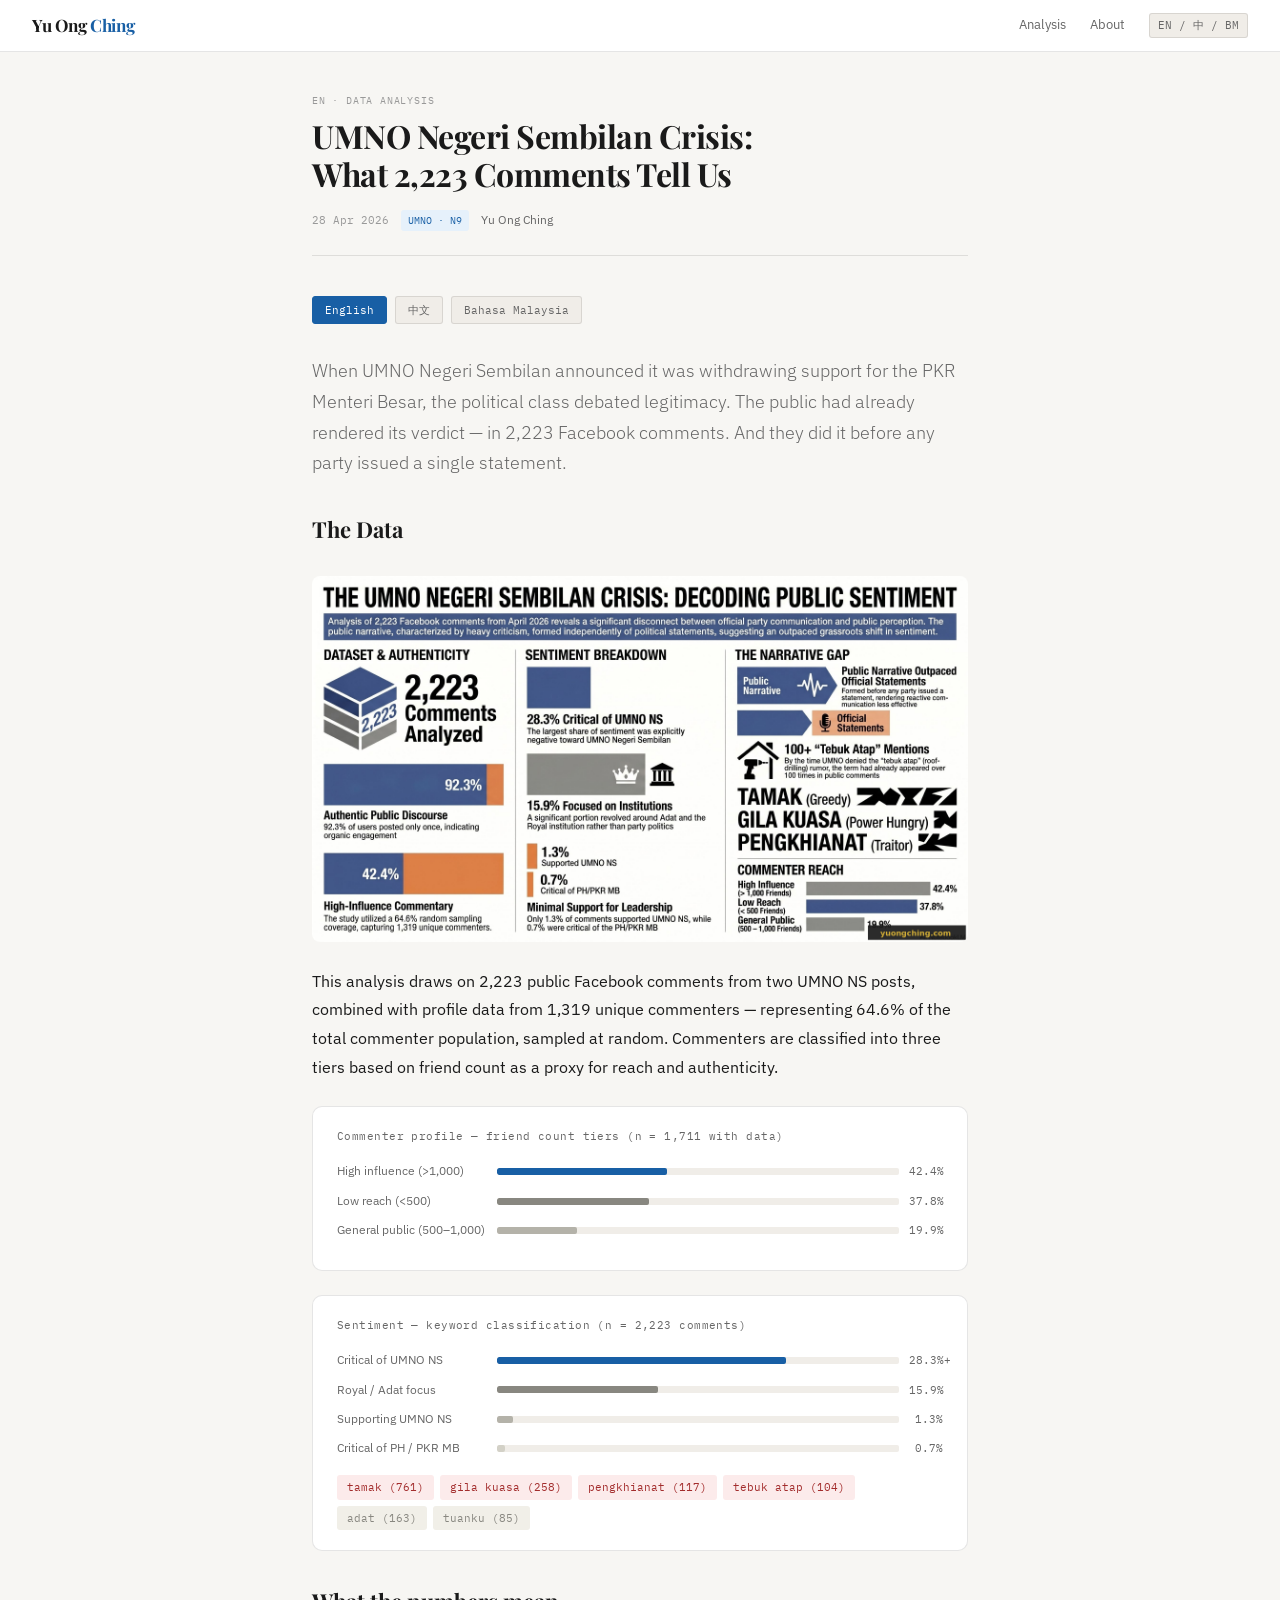
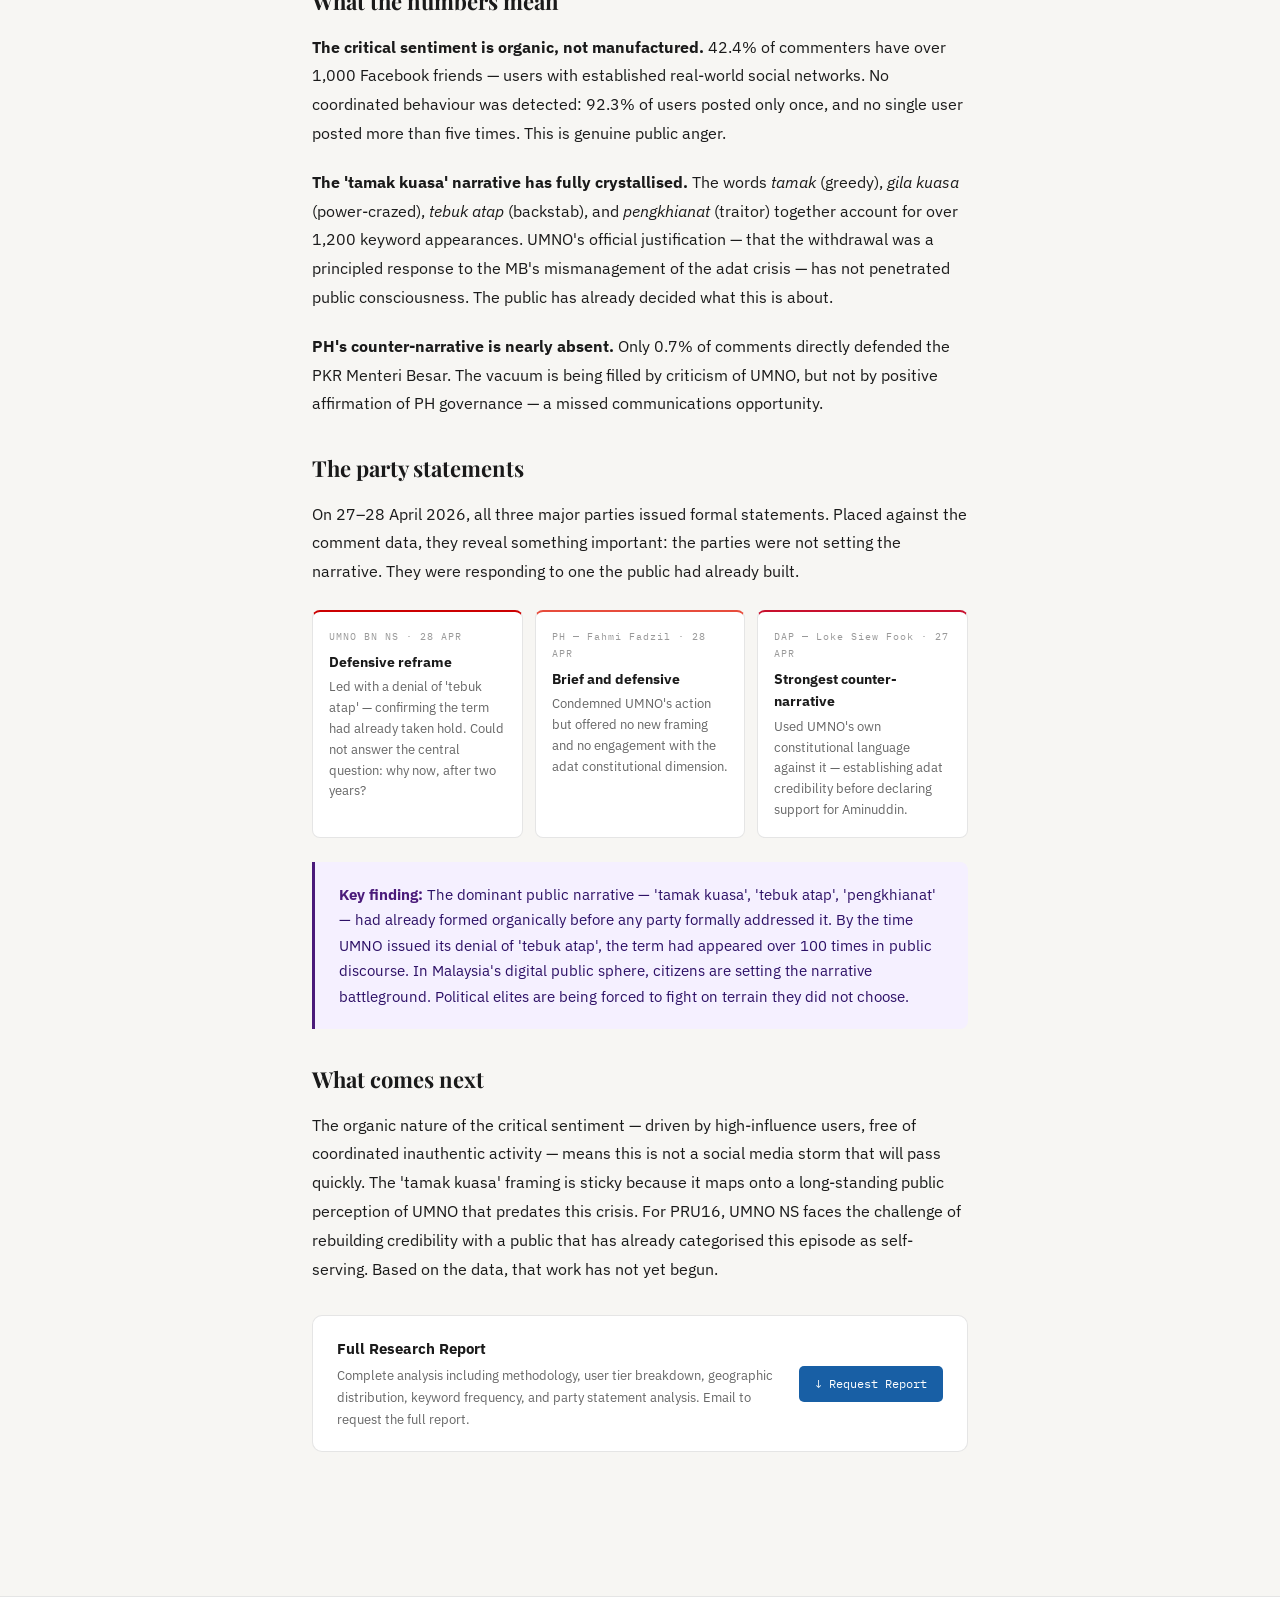
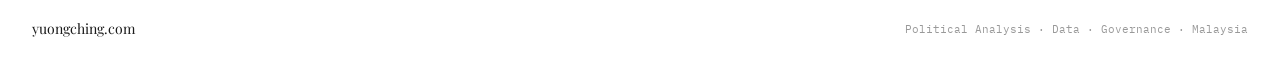
<file: umno-ns-mb-sentiment.html>
<!DOCTYPE html>
<html lang="en">
<head>
  <meta charset="UTF-8">
  <meta name="viewport" content="width=device-width, initial-scale=1.0">
  <title>UMNO Negeri Sembilan Crisis: What 2,223 Comments Tell Us — Yu Ong Ching</title>
  <meta name="description" content="Sentiment analysis of 2,223 Facebook comments on UMNO NS withdrawing support for the PKR Menteri Besar. Data shows public narrative formed before party statements.">
  <meta property="og:title" content="UMNO Negeri Sembilan Crisis: What 2,223 Comments Tell Us">
  <meta property="og:description" content="The public had already rendered its verdict — before any party issued a statement.">
  <meta property="og:url" content="https://yuongching.com/articles/umno-ns-mb-sentiment.html">
  <link rel="canonical" href="https://yuongching.com/articles/umno-ns-mb-sentiment.html">
  <link rel="preconnect" href="https://fonts.googleapis.com">
  <link rel="stylesheet" href="https://fonts.googleapis.com/css2?family=Playfair+Display:wght@400;700&family=IBM+Plex+Sans:wght@300;400;500&family=IBM+Plex+Mono&display=swap">
  <link rel="stylesheet" href="../assets/css/style.css">
  <style>
    .lang-switch{display:flex;gap:8px;margin-bottom:2rem}
    .lang-btn{font-size:11px;font-family:'IBM Plex Mono',monospace;padding:4px 12px;border-radius:3px;border:0.5px solid var(--border);background:var(--surface-2);color:var(--text-muted);text-decoration:none;transition:all 0.15s}
    .lang-btn.active{background:#185FA5;color:#fff;border-color:#185FA5}
    .lang-btn:hover{border-color:#185FA5;color:#185FA5}
    .finding-box{background:#F5F0FF;border-left:3px solid #4A1A7A;border-radius:0 8px 8px 0;padding:1.25rem 1.5rem;margin:1.5rem 0}
    .finding-box p{margin:0;font-size:15px;line-height:1.7;color:#2D1066}
    .finding-box strong{color:#4A1A7A}
    .party-grid{display:grid;grid-template-columns:1fr 1fr 1fr;gap:12px;margin:1.5rem 0}
    .party-card{border-radius:8px;padding:1rem;border:0.5px solid var(--border);background:var(--surface)}
    .party-card.umno{border-top:2px solid #CC0001}
    .party-card.ph{border-top:2px solid #E74C3C}
    .party-card.dap{border-top:2px solid #C8102E}
    .party-label{font-family:'IBM Plex Mono',monospace;font-size:10px;letter-spacing:0.1em;color:var(--text-faint);margin-bottom:6px}
    .party-verdict strong{color:var(--text);display:block;margin-bottom:4px;font-size:14px}
    .party-verdict{font-size:13px;color:var(--text-muted);line-height:1.6}
    .download-box{background:var(--surface);border:0.5px solid var(--border);border-radius:10px;padding:1.25rem 1.5rem;margin:2rem 0;display:flex;align-items:center;justify-content:space-between;gap:1rem}
    .download-info strong{display:block;color:var(--text);font-size:15px;margin-bottom:3px}
    .download-info{font-size:13px;color:var(--text-muted)}
    .download-btn{font-size:12px;font-family:'IBM Plex Mono',monospace;padding:8px 16px;border-radius:5px;background:#185FA5;color:#fff;text-decoration:none;white-space:nowrap;flex-shrink:0}
    @media(max-width:640px){.party-grid{grid-template-columns:1fr}.download-box{flex-direction:column}}
  </style>
<!-- Google tag (gtag.js) -->
<script async src="https://www.googletagmanager.com/gtag/js?id=G-GPP16Y9M3F"></script>
<script>
  window.dataLayer = window.dataLayer || [];
  function gtag(){dataLayer.push(arguments);}
  gtag('js', new Date());
  gtag('config', 'G-GPP16Y9M3F');
</script>
</head>
<body>

  <nav class="nav">
    <a href="/" class="nav-logo">Yu Ong <span>Ching</span></a>
    <div class="nav-links">
      <a href="/">Analysis</a>
      <a href="/about.html">About</a>
      <span class="nav-lang">EN / 中 / BM</span>
    </div>
  </nav>

  <main class="article-page">
    <div class="article-header">
      <div class="article-lang">EN · DATA ANALYSIS</div>
      <h1 class="article-title">UMNO Negeri Sembilan Crisis:<br>What 2,223 Comments Tell Us</h1>
      <div class="article-byline">
        <span class="article-date">28 Apr 2026</span>
        <span class="article-topic">UMNO · N9</span>
        <span class="article-author">Yu Ong Ching</span>
      </div>
    </div>

    <div class="article-body">

      <div class="lang-switch">
        <a href="umno-ns-mb-sentiment.html" class="lang-btn active">English</a>
        <a href="umno-ns-mb-sentiment-zh.html" class="lang-btn">中文</a>
        <a href="umno-ns-mb-sentiment-bm.html" class="lang-btn">Bahasa Malaysia</a>
      </div>

      <p class="lead">When UMNO Negeri Sembilan announced it was withdrawing support for the PKR Menteri Besar, the political class debated legitimacy. The public had already rendered its verdict — in 2,223 Facebook comments. And they did it before any party issued a single statement.</p>

      <h2>The Data</h2>
      <img src="../assets/images/umno-ns-infographic-en.png" alt="UMNO NS Crisis Sentiment Analysis Infographic" style="width:100%;border-radius:8px;margin:1rem 0">
      <p>This analysis draws on 2,223 public Facebook comments from two UMNO NS posts, combined with profile data from 1,319 unique commenters — representing 64.6% of the total commenter population, sampled at random. Commenters are classified into three tiers based on friend count as a proxy for reach and authenticity.</p>

      <div class="chart-block">
        <div class="chart-title">Commenter profile — friend count tiers (n = 1,711 with data)</div>
        <div class="bar-row">
          <div class="bar-name">High influence (&gt;1,000)</div>
          <div class="bar-track"><div class="bar-fill" style="width:42.4%"></div></div>
          <div class="bar-val">42.4%</div>
        </div>
        <div class="bar-row">
          <div class="bar-name">Low reach (&lt;500)</div>
          <div class="bar-track"><div class="bar-fill bar-fill--neutral" style="width:37.8%"></div></div>
          <div class="bar-val">37.8%</div>
        </div>
        <div class="bar-row">
          <div class="bar-name">General public (500–1,000)</div>
          <div class="bar-track"><div class="bar-fill bar-fill--light" style="width:19.9%"></div></div>
          <div class="bar-val">19.9%</div>
        </div>
      </div>

      <div class="chart-block">
        <div class="chart-title">Sentiment — keyword classification (n = 2,223 comments)</div>
        <div class="bar-row">
          <div class="bar-name">Critical of UMNO NS</div>
          <div class="bar-track"><div class="bar-fill" style="width:72%"></div></div>
          <div class="bar-val">28.3%+</div>
        </div>
        <div class="bar-row">
          <div class="bar-name">Royal / Adat focus</div>
          <div class="bar-track"><div class="bar-fill bar-fill--neutral" style="width:40%"></div></div>
          <div class="bar-val">15.9%</div>
        </div>
        <div class="bar-row">
          <div class="bar-name">Supporting UMNO NS</div>
          <div class="bar-track"><div class="bar-fill bar-fill--light" style="width:4%"></div></div>
          <div class="bar-val">1.3%</div>
        </div>
        <div class="bar-row">
          <div class="bar-name">Critical of PH / PKR MB</div>
          <div class="bar-track"><div class="bar-fill bar-fill--lighter" style="width:2%"></div></div>
          <div class="bar-val">0.7%</div>
        </div>
        <div class="kw-row">
          <span class="kw kw--red">tamak (761)</span>
          <span class="kw kw--red">gila kuasa (258)</span>
          <span class="kw kw--red">pengkhianat (117)</span>
          <span class="kw kw--red">tebuk atap (104)</span>
          <span class="kw kw--gray">adat (163)</span>
          <span class="kw kw--gray">tuanku (85)</span>
        </div>
      </div>

      <h2>What the numbers mean</h2>

      <p><strong>The critical sentiment is organic, not manufactured.</strong> 42.4% of commenters have over 1,000 Facebook friends — users with established real-world social networks. No coordinated behaviour was detected: 92.3% of users posted only once, and no single user posted more than five times. This is genuine public anger.</p>

      <p><strong>The 'tamak kuasa' narrative has fully crystallised.</strong> The words <em>tamak</em> (greedy), <em>gila kuasa</em> (power-crazed), <em>tebuk atap</em> (backstab), and <em>pengkhianat</em> (traitor) together account for over 1,200 keyword appearances. UMNO's official justification — that the withdrawal was a principled response to the MB's mismanagement of the adat crisis — has not penetrated public consciousness. The public has already decided what this is about.</p>

      <p><strong>PH's counter-narrative is nearly absent.</strong> Only 0.7% of comments directly defended the PKR Menteri Besar. The vacuum is being filled by criticism of UMNO, but not by positive affirmation of PH governance — a missed communications opportunity.</p>

      <h2>The party statements</h2>
      <p>On 27–28 April 2026, all three major parties issued formal statements. Placed against the comment data, they reveal something important: the parties were not setting the narrative. They were responding to one the public had already built.</p>

      <div class="party-grid">
        <div class="party-card umno">
          <div class="party-label">UMNO BN NS · 28 APR</div>
          <div class="party-verdict">
            <strong>Defensive reframe</strong>
            Led with a denial of 'tebuk atap' — confirming the term had already taken hold. Could not answer the central question: why now, after two years?
          </div>
        </div>
        <div class="party-card ph">
          <div class="party-label">PH — Fahmi Fadzil · 28 APR</div>
          <div class="party-verdict">
            <strong>Brief and defensive</strong>
            Condemned UMNO's action but offered no new framing and no engagement with the adat constitutional dimension.
          </div>
        </div>
        <div class="party-card dap">
          <div class="party-label">DAP — Loke Siew Fook · 27 APR</div>
          <div class="party-verdict">
            <strong>Strongest counter-narrative</strong>
            Used UMNO's own constitutional language against it — establishing adat credibility before declaring support for Aminuddin.
          </div>
        </div>
      </div>

      <div class="finding-box">
        <p><strong>Key finding:</strong> The dominant public narrative — 'tamak kuasa', 'tebuk atap', 'pengkhianat' — had already formed organically before any party formally addressed it. By the time UMNO issued its denial of 'tebuk atap', the term had appeared over 100 times in public discourse. In Malaysia's digital public sphere, citizens are setting the narrative battleground. Political elites are being forced to fight on terrain they did not choose.</p>
      </div>

      <h2>What comes next</h2>
      <p>The organic nature of the critical sentiment — driven by high-influence users, free of coordinated inauthentic activity — means this is not a social media storm that will pass quickly. The 'tamak kuasa' framing is sticky because it maps onto a long-standing public perception of UMNO that predates this crisis. For PRU16, UMNO NS faces the challenge of rebuilding credibility with a public that has already categorised this episode as self-serving. Based on the data, that work has not yet begun.</p>

      <div class="download-box">
        <div class="download-info">
          <strong>Full Research Report</strong>
          Complete analysis including methodology, user tier breakdown, geographic distribution, keyword frequency, and party statement analysis. Email to request the full report.
        </div>
        <a href="mailto:hi@yuongching.com?subject=Request: UMNO NS Sentiment Analysis Report&body=Hi, I would like to request the full research report on the UMNO Negeri Sembilan Crisis sentiment analysis." class="download-btn">↓ Request Report</a>
      </div>

    </div>
  </main>

  <footer class="footer">
    <div class="footer-brand">yuongching.com</div>
    <div class="footer-mono">Political Analysis · Data · Governance · Malaysia</div>
  </footer>

</body>
</html>
</file>
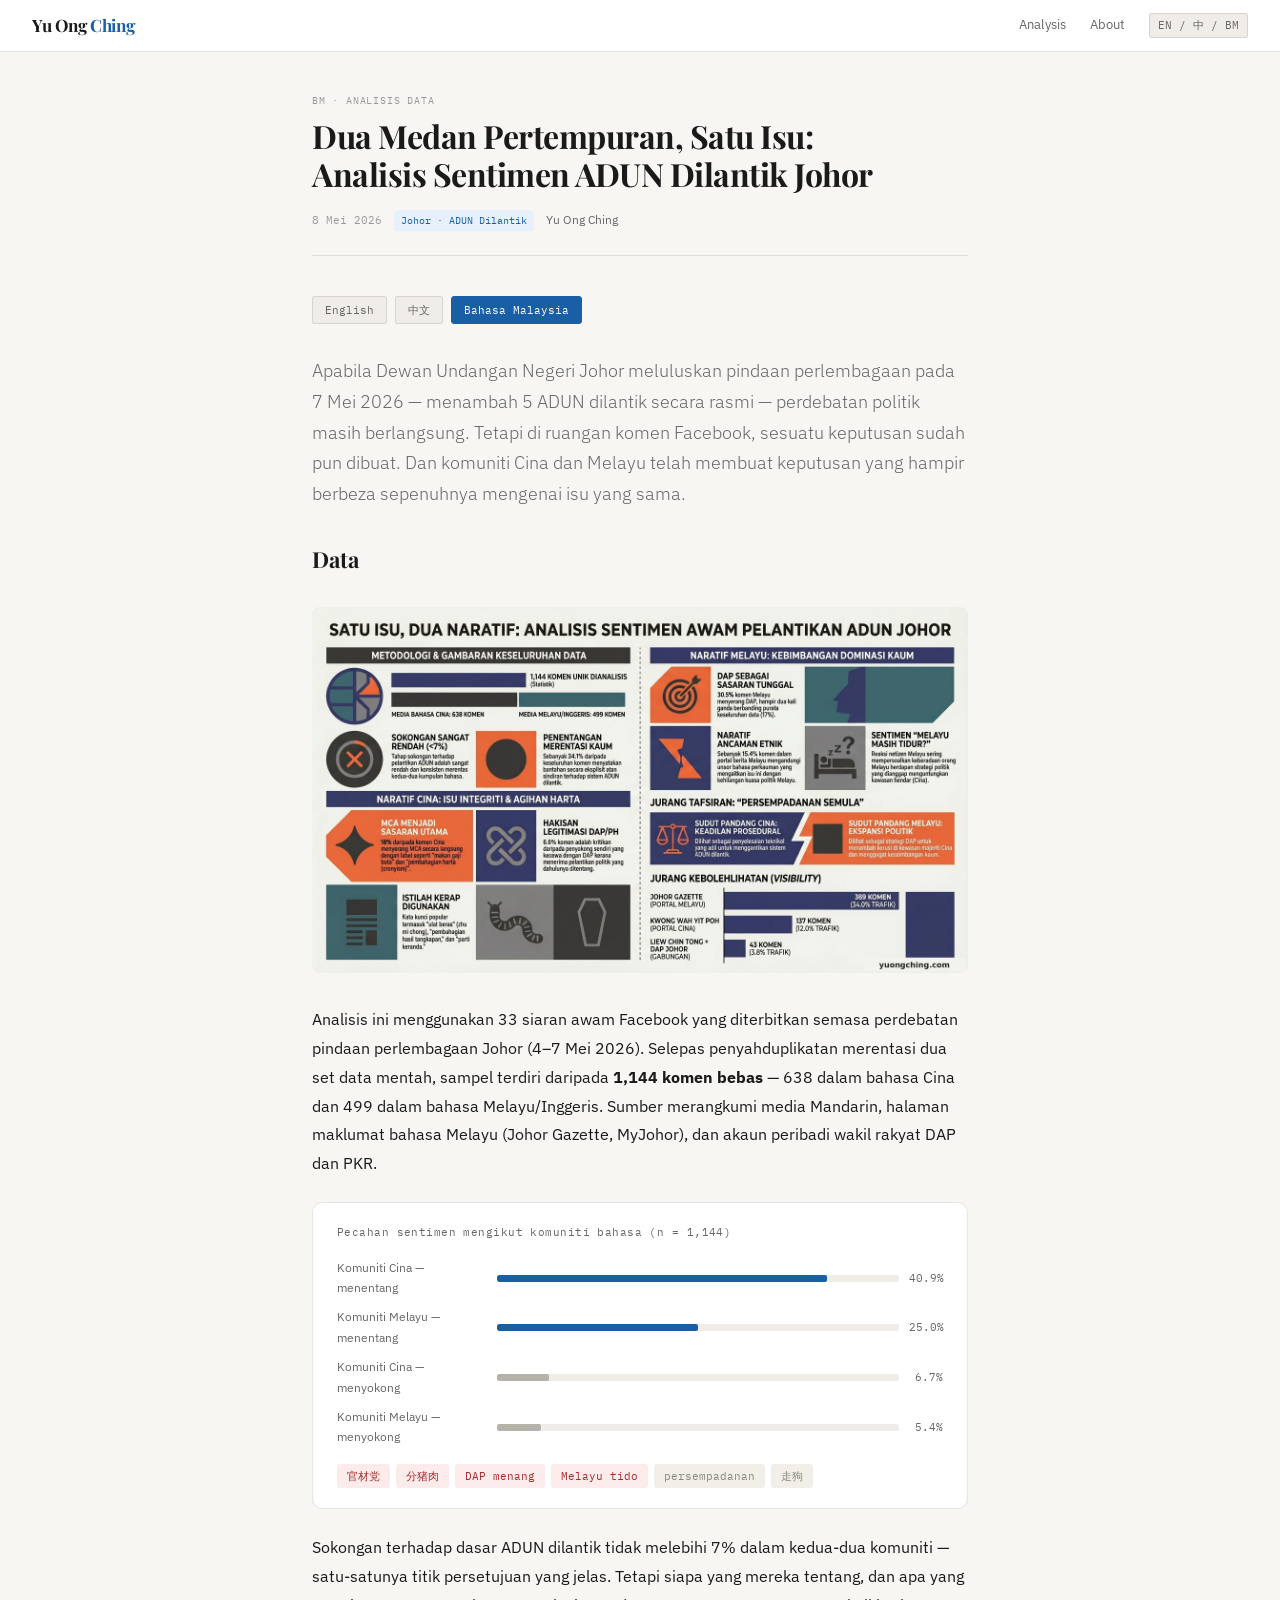
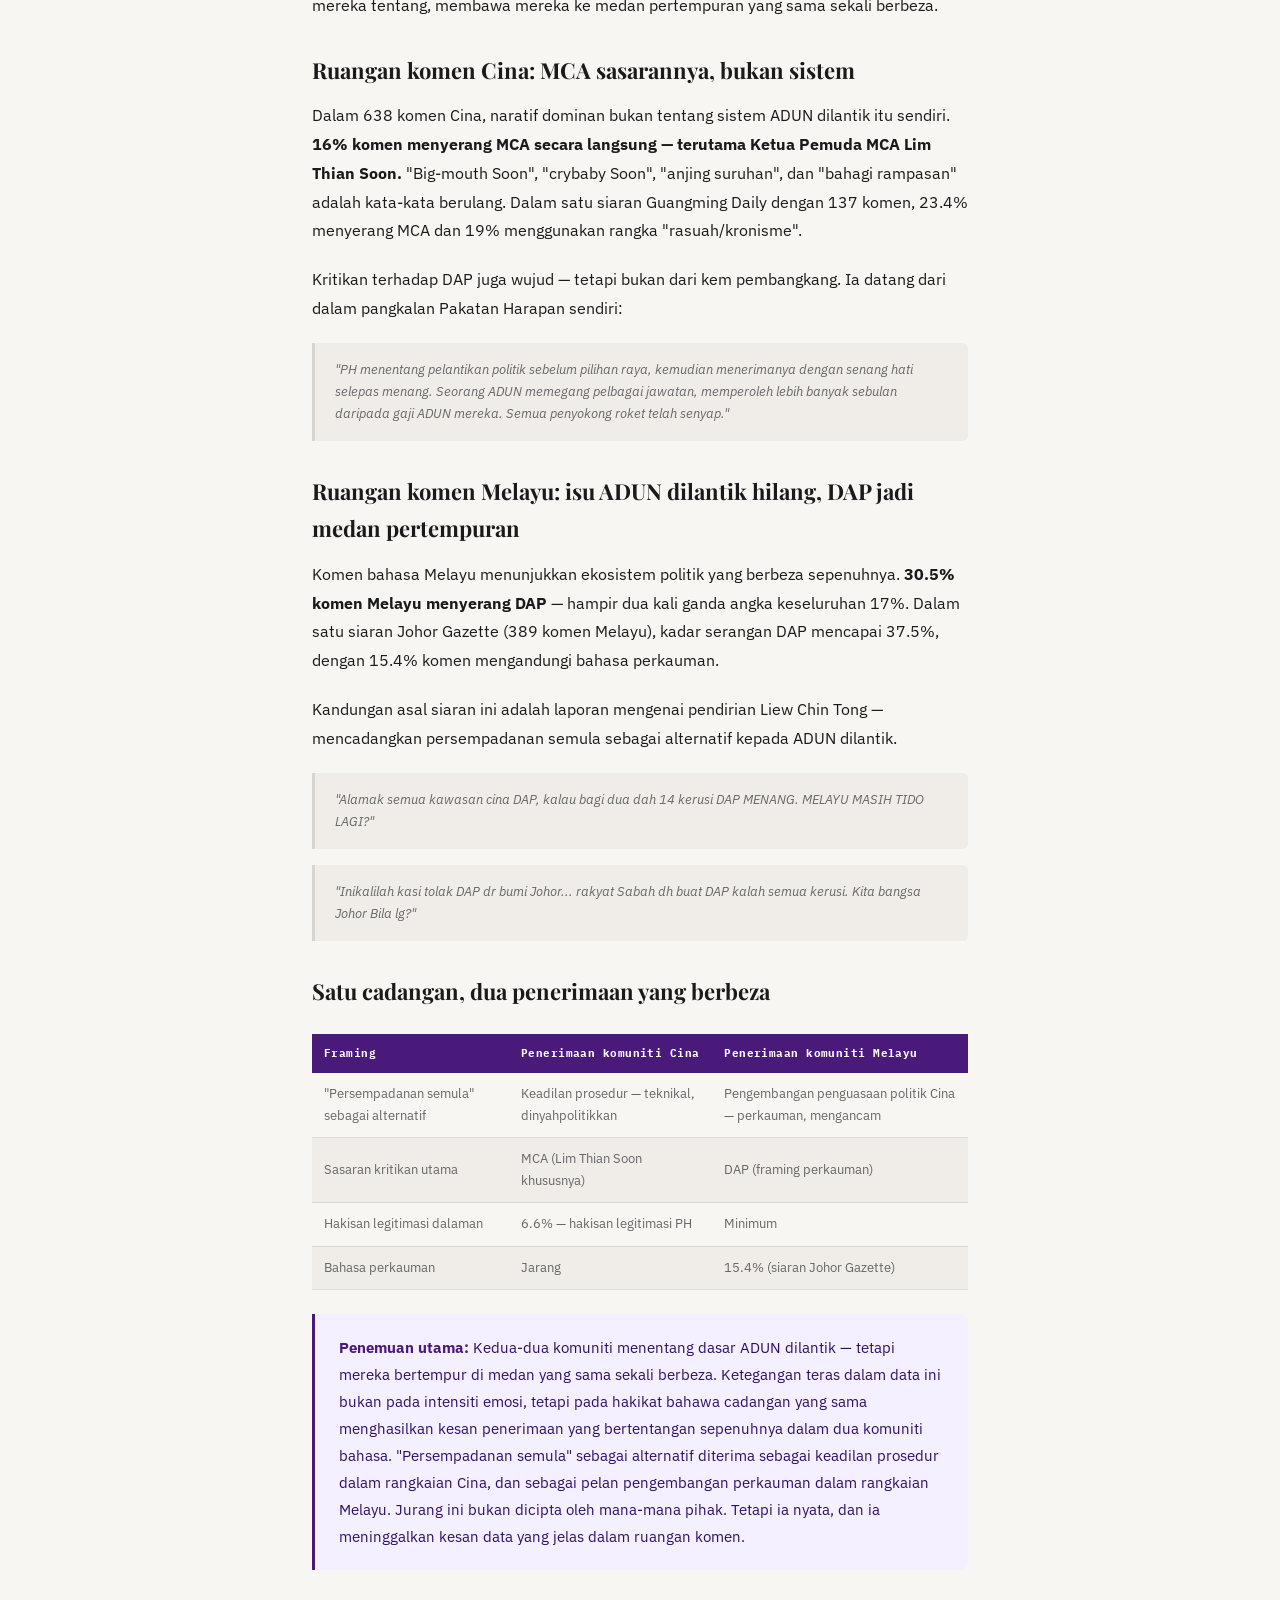
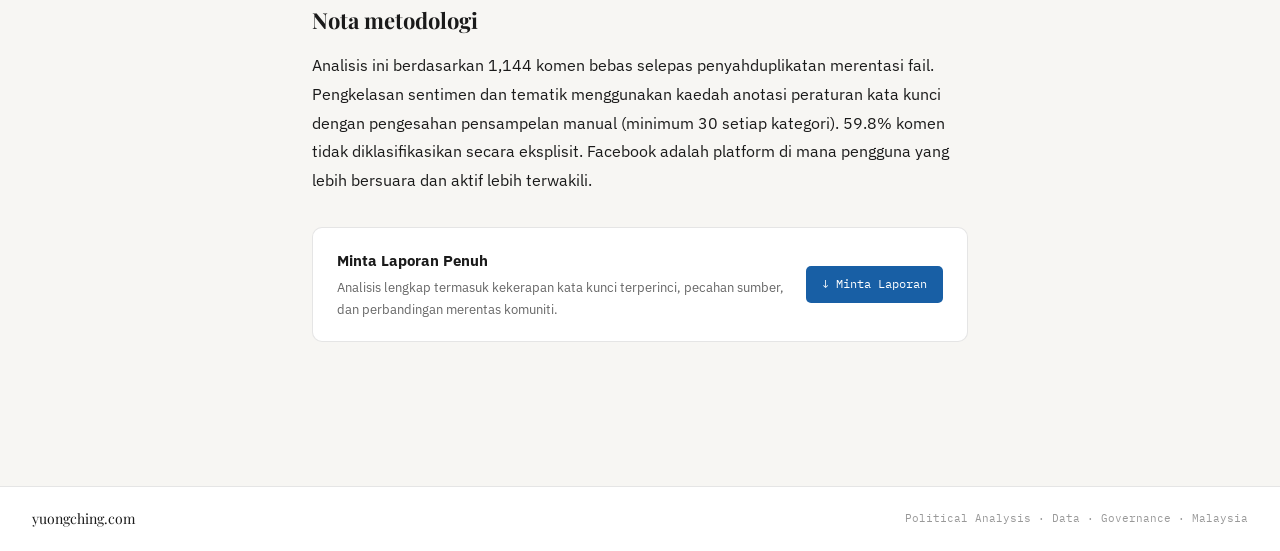
<file: articles/johor-adun-sentiment-bm.html>
<!DOCTYPE html>
<html lang="ms">
<head>
  <meta charset="UTF-8">
  <meta name="viewport" content="width=device-width, initial-scale=1.0">
  <title>Dua Medan Pertempuran, Satu Isu: Analisis Sentimen ADUN Dilantik Johor — Yu Ong Ching</title>
  <meta name="description" content="Analisis 1,144 komen Facebook mendedahkan bahawa komuniti Cina dan Melayu menentang dasar yang sama — tetapi atas sebab yang berbeza sepenuhnya.">
  <meta property="og:title" content="Dua Medan Pertempuran, Satu Isu: Analisis Sentimen ADUN Dilantik Johor">
  <meta property="og:description" content="Kedua-dua komuniti menentang — tetapi mereka tidak menentang perkara yang sama.">
  <meta property="og:url" content="https://yuongching.com/articles/johor-adun-sentiment-bm.html">
  <link rel="canonical" href="https://yuongching.com/articles/johor-adun-sentiment-bm.html">
  <link rel="preconnect" href="https://fonts.googleapis.com">
  <link rel="stylesheet" href="https://fonts.googleapis.com/css2?family=Playfair+Display:wght@400;700&family=IBM+Plex+Sans:wght@300;400;500&family=IBM+Plex+Mono&display=swap">
  <link rel="stylesheet" href="../assets/css/style.css">
  <!-- Google tag (gtag.js) -->
  <script async src="https://www.googletagmanager.com/gtag/js?id=G-GPP16Y9M3F"></script>
  <script>window.dataLayer=window.dataLayer||[];function gtag(){dataLayer.push(arguments)}gtag('js',new Date());gtag('config','G-GPP16Y9M3F');</script>
  <!-- Schema markup -->
  <script type="application/ld+json">
  {
    "@context": "https://schema.org",
    "@type": "AnalysisNewsArticle",
    "headline": "Dua Medan Pertempuran, Satu Isu: Analisis Sentimen ADUN Dilantik Johor",
    "description": "Analisis 1,144 komen Facebook mendedahkan bahawa komuniti Cina dan Melayu menentang dasar yang sama atas sebab yang berbeza sepenuhnya.",
    "author": {"@type": "Person", "name": "Yu Ong Ching", "url": "https://yuongching.com/about.html"},
    "publisher": {"@type": "Organization", "name": "yuongching.com", "url": "https://yuongching.com"},
    "datePublished": "2026-05-08",
    "inLanguage": "ms",
    "keywords": "Johor, ADUN dilantik, analisis sentimen, politik Malaysia, DAP, MCA"
  }
  </script>
  <style>
    .lang-switch{display:flex;gap:8px;margin-bottom:2rem}
    .lang-btn{font-size:11px;font-family:'IBM Plex Mono',monospace;padding:4px 12px;border-radius:3px;border:0.5px solid var(--border);background:var(--surface-2);color:var(--text-muted);text-decoration:none;transition:all 0.15s}
    .lang-btn.active{background:#185FA5;color:#fff;border-color:#185FA5}
    .lang-btn:hover{border-color:#185FA5;color:#185FA5}
    .finding-box{background:#F5F0FF;border-left:3px solid #4A1A7A;border-radius:0 8px 8px 0;padding:1.25rem 1.5rem;margin:1.5rem 0}
    .finding-box p{margin:0;font-size:15px;line-height:1.8;color:#2D1066}
    .finding-box strong{color:#4A1A7A}
    .data-table{width:100%;border-collapse:collapse;margin:1.5rem 0;font-size:13px}
    .data-table th{background:#4A1A7A;color:#fff;padding:10px 12px;text-align:left;font-family:'IBM Plex Mono',monospace;font-size:11px;letter-spacing:0.04em}
    .data-table td{padding:10px 12px;border-bottom:0.5px solid var(--border);color:var(--text-muted)}
    .data-table tr:nth-child(even) td{background:var(--surface-2)}
    .quote-block{background:var(--surface-2);border-left:3px solid var(--border);padding:1rem 1.25rem;margin:1rem 0;font-size:13px;color:var(--text-muted);line-height:1.7;font-style:italic;border-radius:0 6px 6px 0}
    .download-box{background:var(--surface);border:0.5px solid var(--border);border-radius:10px;padding:1.25rem 1.5rem;margin:2rem 0;display:flex;align-items:center;justify-content:space-between;gap:1rem}
    .download-info strong{display:block;color:var(--text);font-size:15px;margin-bottom:3px}
    .download-info{font-size:13px;color:var(--text-muted)}
    .download-btn{font-size:12px;font-family:'IBM Plex Mono',monospace;padding:8px 16px;border-radius:5px;background:#185FA5;color:#fff;text-decoration:none;white-space:nowrap;flex-shrink:0}
    @media(max-width:640px){.download-box{flex-direction:column}}
  </style>
</head>
<body>

  <nav class="nav">
    <a href="/" class="nav-logo">Yu Ong <span>Ching</span></a>
    <div class="nav-links">
      <a href="/">Analysis</a>
      <a href="/about.html">About</a>
      <span class="nav-lang">EN / 中 / BM</span>
    </div>
  </nav>

  <main class="article-page">
    <div class="article-header">
      <div class="article-lang">BM · ANALISIS DATA</div>
      <h1 class="article-title">Dua Medan Pertempuran, Satu Isu:<br>Analisis Sentimen ADUN Dilantik Johor</h1>
      <div class="article-byline">
        <span class="article-date">8 Mei 2026</span>
        <span class="article-topic">Johor · ADUN Dilantik</span>
        <span class="article-author">Yu Ong Ching</span>
      </div>
    </div>

    <div class="article-body">

      <div class="lang-switch">
        <a href="johor-adun-sentiment.html" class="lang-btn">English</a>
        <a href="johor-adun-sentiment-zh.html" class="lang-btn">中文</a>
        <a href="johor-adun-sentiment-bm.html" class="lang-btn active">Bahasa Malaysia</a>
      </div>

      <p class="lead">Apabila Dewan Undangan Negeri Johor meluluskan pindaan perlembagaan pada 7 Mei 2026 — menambah 5 ADUN dilantik secara rasmi — perdebatan politik masih berlangsung. Tetapi di ruangan komen Facebook, sesuatu keputusan sudah pun dibuat. Dan komuniti Cina dan Melayu telah membuat keputusan yang hampir berbeza sepenuhnya mengenai isu yang sama.</p>

      <h2>Data</h2>
      <img src="../assets/images/johor-adun-infographic-bm.png" alt="Satu Isu Dua Naratif — Analisis Sentimen ADUN Dilantik Johor" style="width:100%;border-radius:8px;margin:1rem 0 1.5rem">
      <p>Analisis ini menggunakan 33 siaran awam Facebook yang diterbitkan semasa perdebatan pindaan perlembagaan Johor (4–7 Mei 2026). Selepas penyahduplikatan merentasi dua set data mentah, sampel terdiri daripada <strong>1,144 komen bebas</strong> — 638 dalam bahasa Cina dan 499 dalam bahasa Melayu/Inggeris. Sumber merangkumi media Mandarin, halaman maklumat bahasa Melayu (Johor Gazette, MyJohor), dan akaun peribadi wakil rakyat DAP dan PKR.</p>

      <div class="chart-block">
        <div class="chart-title">Pecahan sentimen mengikut komuniti bahasa (n = 1,144)</div>
        <div class="bar-row">
          <div class="bar-name">Komuniti Cina — menentang</div>
          <div class="bar-track"><div class="bar-fill" style="width:82%"></div></div>
          <div class="bar-val">40.9%</div>
        </div>
        <div class="bar-row">
          <div class="bar-name">Komuniti Melayu — menentang</div>
          <div class="bar-track"><div class="bar-fill" style="width:50%"></div></div>
          <div class="bar-val">25.0%</div>
        </div>
        <div class="bar-row">
          <div class="bar-name">Komuniti Cina — menyokong</div>
          <div class="bar-track"><div class="bar-fill bar-fill--light" style="width:13%"></div></div>
          <div class="bar-val">6.7%</div>
        </div>
        <div class="bar-row">
          <div class="bar-name">Komuniti Melayu — menyokong</div>
          <div class="bar-track"><div class="bar-fill bar-fill--light" style="width:11%"></div></div>
          <div class="bar-val">5.4%</div>
        </div>
        <div class="kw-row">
          <span class="kw kw--red">官材党</span>
          <span class="kw kw--red">分猪肉</span>
          <span class="kw kw--red">DAP menang</span>
          <span class="kw kw--red">Melayu tido</span>
          <span class="kw kw--gray">persempadanan</span>
          <span class="kw kw--gray">走狗</span>
        </div>
      </div>

      <p>Sokongan terhadap dasar ADUN dilantik tidak melebihi 7% dalam kedua-dua komuniti — satu-satunya titik persetujuan yang jelas. Tetapi siapa yang mereka tentang, dan apa yang mereka tentang, membawa mereka ke medan pertempuran yang sama sekali berbeza.</p>

      <h2>Ruangan komen Cina: MCA sasarannya, bukan sistem</h2>
      <p>Dalam 638 komen Cina, naratif dominan bukan tentang sistem ADUN dilantik itu sendiri. <strong>16% komen menyerang MCA secara langsung — terutama Ketua Pemuda MCA Lim Thian Soon.</strong> "Big-mouth Soon", "crybaby Soon", "anjing suruhan", dan "bahagi rampasan" adalah kata-kata berulang. Dalam satu siaran Guangming Daily dengan 137 komen, 23.4% menyerang MCA dan 19% menggunakan rangka "rasuah/kronisme".</p>

      <p>Kritikan terhadap DAP juga wujud — tetapi bukan dari kem pembangkang. Ia datang dari dalam pangkalan Pakatan Harapan sendiri:</p>

      <div class="quote-block">"PH menentang pelantikan politik sebelum pilihan raya, kemudian menerimanya dengan senang hati selepas menang. Seorang ADUN memegang pelbagai jawatan, memperoleh lebih banyak sebulan daripada gaji ADUN mereka. Semua penyokong roket telah senyap."</div>

      <h2>Ruangan komen Melayu: isu ADUN dilantik hilang, DAP jadi medan pertempuran</h2>
      <p>Komen bahasa Melayu menunjukkan ekosistem politik yang berbeza sepenuhnya. <strong>30.5% komen Melayu menyerang DAP</strong> — hampir dua kali ganda angka keseluruhan 17%. Dalam satu siaran Johor Gazette (389 komen Melayu), kadar serangan DAP mencapai 37.5%, dengan 15.4% komen mengandungi bahasa perkauman.</p>

      <p>Kandungan asal siaran ini adalah laporan mengenai pendirian Liew Chin Tong — mencadangkan persempadanan semula sebagai alternatif kepada ADUN dilantik.</p>

      <div class="quote-block">"Alamak semua kawasan cina DAP, kalau bagi dua dah 14 kerusi DAP MENANG. MELAYU MASIH TIDO LAGI?"</div>

      <div class="quote-block">"Inikalilah kasi tolak DAP dr bumi Johor... rakyat Sabah dh buat DAP kalah semua kerusi. Kita bangsa Johor Bila lg?"</div>

      <h2>Satu cadangan, dua penerimaan yang berbeza</h2>

      <table class="data-table">
        <thead>
          <tr>
            <th>Framing</th>
            <th>Penerimaan komuniti Cina</th>
            <th>Penerimaan komuniti Melayu</th>
          </tr>
        </thead>
        <tbody>
          <tr>
            <td>"Persempadanan semula" sebagai alternatif</td>
            <td>Keadilan prosedur — teknikal, dinyahpolitikkan</td>
            <td>Pengembangan penguasaan politik Cina — perkauman, mengancam</td>
          </tr>
          <tr>
            <td>Sasaran kritikan utama</td>
            <td>MCA (Lim Thian Soon khususnya)</td>
            <td>DAP (framing perkauman)</td>
          </tr>
          <tr>
            <td>Hakisan legitimasi dalaman</td>
            <td>6.6% — hakisan legitimasi PH</td>
            <td>Minimum</td>
          </tr>
          <tr>
            <td>Bahasa perkauman</td>
            <td>Jarang</td>
            <td>15.4% (siaran Johor Gazette)</td>
          </tr>
        </tbody>
      </table>

      <div class="finding-box">
        <p><strong>Penemuan utama:</strong> Kedua-dua komuniti menentang dasar ADUN dilantik — tetapi mereka bertempur di medan yang sama sekali berbeza. Ketegangan teras dalam data ini bukan pada intensiti emosi, tetapi pada hakikat bahawa cadangan yang sama menghasilkan kesan penerimaan yang bertentangan sepenuhnya dalam dua komuniti bahasa. "Persempadanan semula" sebagai alternatif diterima sebagai keadilan prosedur dalam rangkaian Cina, dan sebagai pelan pengembangan perkauman dalam rangkaian Melayu. Jurang ini bukan dicipta oleh mana-mana pihak. Tetapi ia nyata, dan ia meninggalkan kesan data yang jelas dalam ruangan komen.</p>
      </div>

      <h2>Nota metodologi</h2>
      <p>Analisis ini berdasarkan 1,144 komen bebas selepas penyahduplikatan merentasi fail. Pengkelasan sentimen dan tematik menggunakan kaedah anotasi peraturan kata kunci dengan pengesahan pensampelan manual (minimum 30 setiap kategori). 59.8% komen tidak diklasifikasikan secara eksplisit. Facebook adalah platform di mana pengguna yang lebih bersuara dan aktif lebih terwakili.</p>

      <div class="download-box">
        <div class="download-info">
          <strong>Minta Laporan Penuh</strong>
          Analisis lengkap termasuk kekerapan kata kunci terperinci, pecahan sumber, dan perbandingan merentas komuniti.
        </div>
        <a href="mailto:hi@yuongching.com?subject=Permintaan: Laporan Analisis Sentimen ADUN Dilantik Johor&body=Salam, saya ingin meminta laporan penyelidikan penuh analisis sentimen ADUN dilantik Johor." class="download-btn">↓ Minta Laporan</a>
      </div>

    </div>
  </main>

  <footer class="footer">
    <div class="footer-brand">yuongching.com</div>
    <div class="footer-mono">Political Analysis · Data · Governance · Malaysia</div>
  </footer>

</body>
</html>
</file>
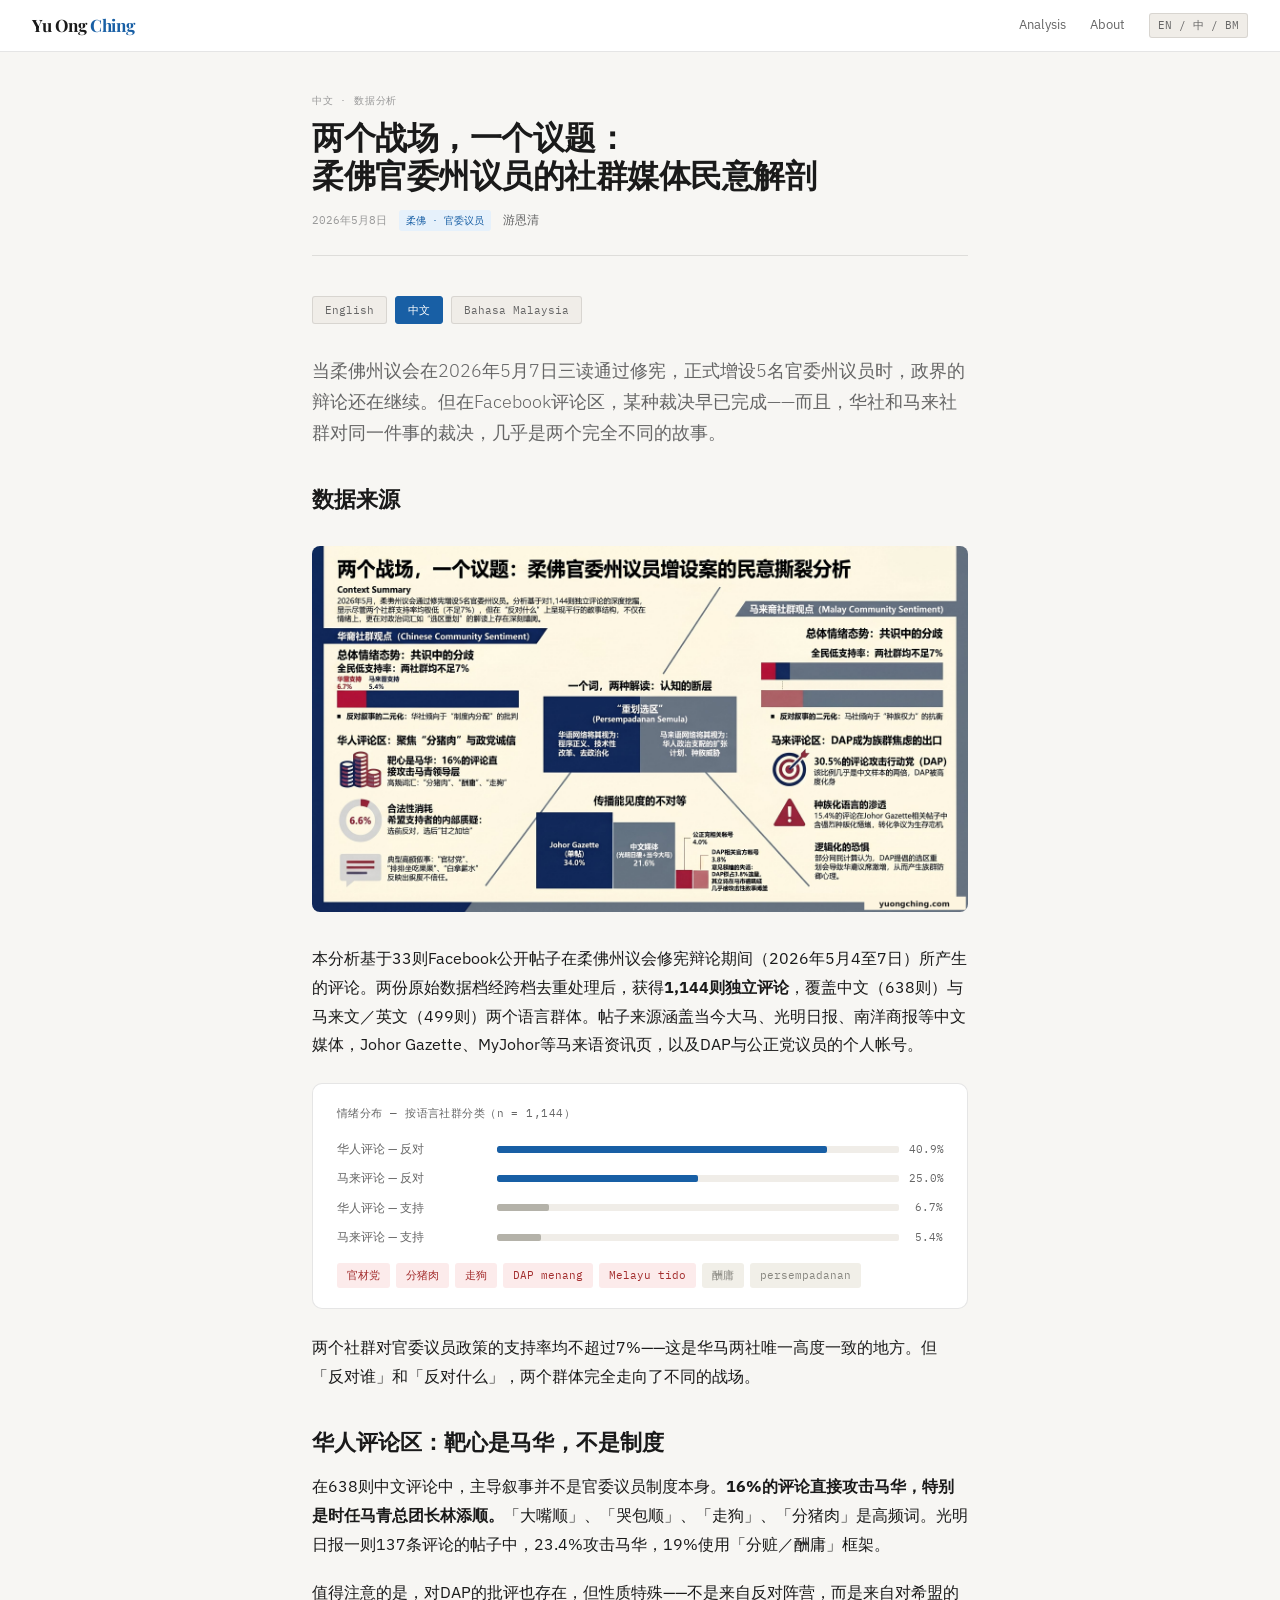
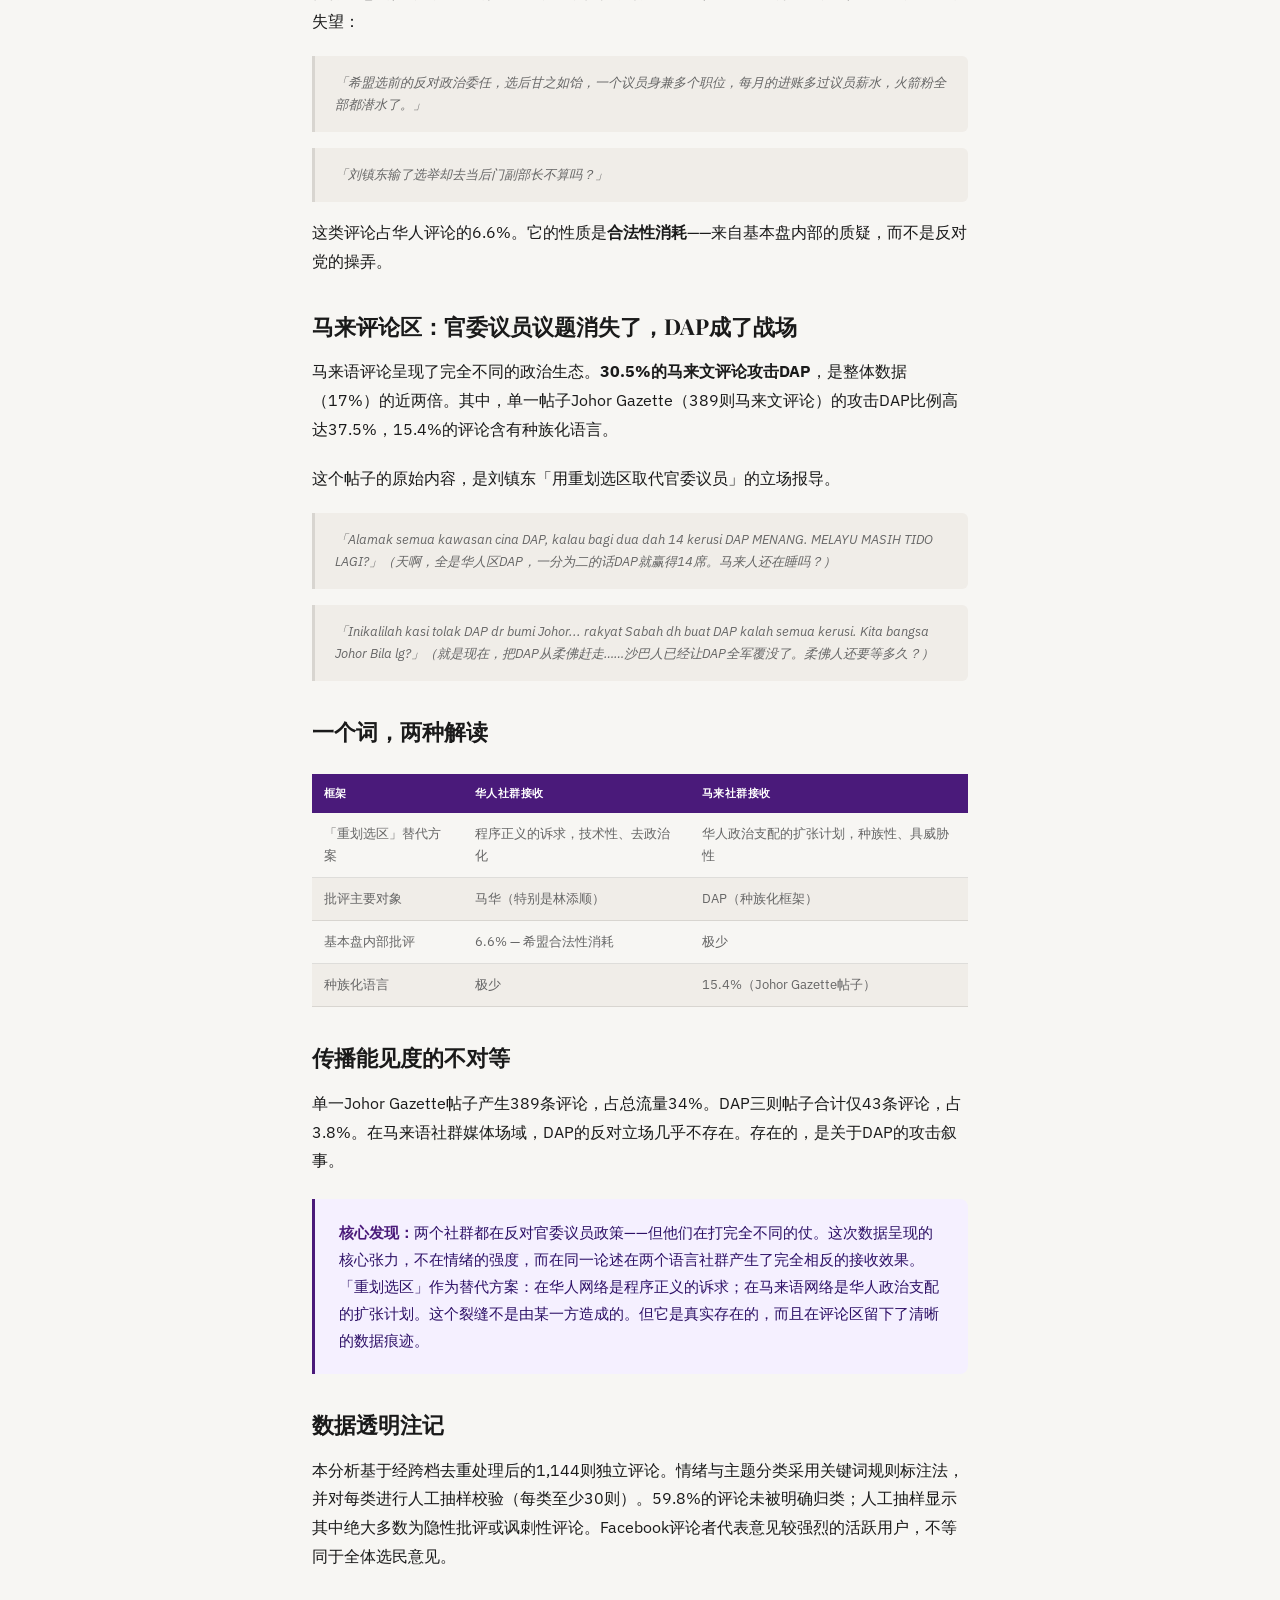
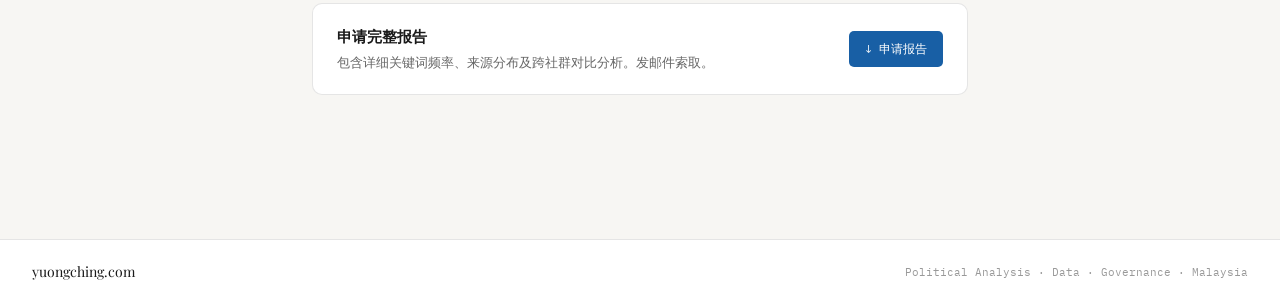
<file: articles/johor-adun-sentiment-zh.html>
<!DOCTYPE html>
<html lang="zh">
<head>
  <meta charset="UTF-8">
  <meta name="viewport" content="width=device-width, initial-scale=1.0">
  <title>两个战场，一个议题：柔佛官委州议员的社群媒体民意解剖 — 游恩清</title>
  <meta name="description" content="1,144条脸书评论的情绪分析揭示：华社和马来社群对同一政策的反对，几乎是两个完全不同的故事。">
  <meta property="og:title" content="两个战场，一个议题：柔佛官委州议员的社群媒体民意解剖">
  <meta property="og:description" content="华社和马来社群都在反对，但不是反对同一件事。">
  <meta property="og:url" content="https://yuongching.com/articles/johor-adun-sentiment-zh.html">
  <link rel="canonical" href="https://yuongching.com/articles/johor-adun-sentiment-zh.html">
  <link rel="preconnect" href="https://fonts.googleapis.com">
  <link rel="stylesheet" href="https://fonts.googleapis.com/css2?family=Playfair+Display:wght@400;700&family=IBM+Plex+Sans:wght@300;400;500&family=IBM+Plex+Mono&display=swap">
  <link rel="stylesheet" href="../assets/css/style.css">
  <!-- Google tag (gtag.js) -->
  <script async src="https://www.googletagmanager.com/gtag/js?id=G-GPP16Y9M3F"></script>
  <script>window.dataLayer=window.dataLayer||[];function gtag(){dataLayer.push(arguments)}gtag('js',new Date());gtag('config','G-GPP16Y9M3F');</script>
  <!-- Schema markup -->
  <script type="application/ld+json">
  {
    "@context": "https://schema.org",
    "@type": "AnalysisNewsArticle",
    "headline": "两个战场，一个议题：柔佛官委州议员的社群媒体民意解剖",
    "description": "1,144条脸书评论的情绪分析揭示：华社和马来社群对同一政策的反对，几乎是两个完全不同的故事。",
    "author": {"@type": "Person", "name": "Yu Ong Ching", "url": "https://yuongching.com/about.html"},
    "publisher": {"@type": "Organization", "name": "yuongching.com", "url": "https://yuongching.com"},
    "datePublished": "2026-05-08",
    "inLanguage": "zh",
    "keywords": "柔佛, 官委议员, 情绪分析, 马来西亚政治, 行动党, 马华"
  }
  </script>
  <style>
    .lang-switch{display:flex;gap:8px;margin-bottom:2rem}
    .lang-btn{font-size:11px;font-family:'IBM Plex Mono',monospace;padding:4px 12px;border-radius:3px;border:0.5px solid var(--border);background:var(--surface-2);color:var(--text-muted);text-decoration:none;transition:all 0.15s}
    .lang-btn.active{background:#185FA5;color:#fff;border-color:#185FA5}
    .lang-btn:hover{border-color:#185FA5;color:#185FA5}
    .finding-box{background:#F5F0FF;border-left:3px solid #4A1A7A;border-radius:0 8px 8px 0;padding:1.25rem 1.5rem;margin:1.5rem 0}
    .finding-box p{margin:0;font-size:15px;line-height:1.8;color:#2D1066}
    .finding-box strong{color:#4A1A7A}
    .data-table{width:100%;border-collapse:collapse;margin:1.5rem 0;font-size:13px}
    .data-table th{background:#4A1A7A;color:#fff;padding:10px 12px;text-align:left;font-family:'IBM Plex Mono',monospace;font-size:11px;letter-spacing:0.04em}
    .data-table td{padding:10px 12px;border-bottom:0.5px solid var(--border);color:var(--text-muted)}
    .data-table tr:nth-child(even) td{background:var(--surface-2)}
    .data-table td strong{color:var(--text)}
    .quote-block{background:var(--surface-2);border-left:3px solid var(--border);padding:1rem 1.25rem;margin:1rem 0;font-size:13px;color:var(--text-muted);line-height:1.7;font-style:italic;border-radius:0 6px 6px 0}
    .download-box{background:var(--surface);border:0.5px solid var(--border);border-radius:10px;padding:1.25rem 1.5rem;margin:2rem 0;display:flex;align-items:center;justify-content:space-between;gap:1rem}
    .download-info strong{display:block;color:var(--text);font-size:15px;margin-bottom:3px}
    .download-info{font-size:13px;color:var(--text-muted)}
    .download-btn{font-size:12px;font-family:'IBM Plex Mono',monospace;padding:8px 16px;border-radius:5px;background:#185FA5;color:#fff;text-decoration:none;white-space:nowrap;flex-shrink:0}
    @media(max-width:640px){.download-box{flex-direction:column}}
  </style>
</head>
<body>

  <nav class="nav">
    <a href="/" class="nav-logo">Yu Ong <span>Ching</span></a>
    <div class="nav-links">
      <a href="/">Analysis</a>
      <a href="/about.html">About</a>
      <span class="nav-lang">EN / 中 / BM</span>
    </div>
  </nav>

  <main class="article-page">
    <div class="article-header">
      <div class="article-lang">中文 · 数据分析</div>
      <h1 class="article-title">两个战场，一个议题：<br>柔佛官委州议员的社群媒体民意解剖</h1>
      <div class="article-byline">
        <span class="article-date">2026年5月8日</span>
        <span class="article-topic">柔佛 · 官委议员</span>
        <span class="article-author">游恩清</span>
      </div>
    </div>

    <div class="article-body">

      <div class="lang-switch">
        <a href="johor-adun-sentiment.html" class="lang-btn">English</a>
        <a href="johor-adun-sentiment-zh.html" class="lang-btn active">中文</a>
        <a href="johor-adun-sentiment-bm.html" class="lang-btn">Bahasa Malaysia</a>
      </div>

      <p class="lead">当柔佛州议会在2026年5月7日三读通过修宪，正式增设5名官委州议员时，政界的辩论还在继续。但在Facebook评论区，某种裁决早已完成——而且，华社和马来社群对同一件事的裁决，几乎是两个完全不同的故事。</p>

      <h2>数据来源</h2>
      <img src="../assets/images/johor-adun-infographic-zh.png" alt="两个战场一个议题 — 柔佛官委议员情绪分析信息图" style="width:100%;border-radius:8px;margin:1rem 0 1.5rem">
      <p>本分析基于33则Facebook公开帖子在柔佛州议会修宪辩论期间（2026年5月4至7日）所产生的评论。两份原始数据档经跨档去重处理后，获得<strong>1,144则独立评论</strong>，覆盖中文（638则）与马来文／英文（499则）两个语言群体。帖子来源涵盖当今大马、光明日报、南洋商报等中文媒体，Johor Gazette、MyJohor等马来语资讯页，以及DAP与公正党议员的个人帐号。</p>

      <div class="chart-block">
        <div class="chart-title">情绪分布 — 按语言社群分类（n = 1,144）</div>
        <div class="bar-row">
          <div class="bar-name">华人评论 — 反对</div>
          <div class="bar-track"><div class="bar-fill" style="width:82%"></div></div>
          <div class="bar-val">40.9%</div>
        </div>
        <div class="bar-row">
          <div class="bar-name">马来评论 — 反对</div>
          <div class="bar-track"><div class="bar-fill" style="width:50%"></div></div>
          <div class="bar-val">25.0%</div>
        </div>
        <div class="bar-row">
          <div class="bar-name">华人评论 — 支持</div>
          <div class="bar-track"><div class="bar-fill bar-fill--light" style="width:13%"></div></div>
          <div class="bar-val">6.7%</div>
        </div>
        <div class="bar-row">
          <div class="bar-name">马来评论 — 支持</div>
          <div class="bar-track"><div class="bar-fill bar-fill--light" style="width:11%"></div></div>
          <div class="bar-val">5.4%</div>
        </div>
        <div class="kw-row">
          <span class="kw kw--red">官材党</span>
          <span class="kw kw--red">分猪肉</span>
          <span class="kw kw--red">走狗</span>
          <span class="kw kw--red">DAP menang</span>
          <span class="kw kw--red">Melayu tido</span>
          <span class="kw kw--gray">酬庸</span>
          <span class="kw kw--gray">persempadanan</span>
        </div>
      </div>

      <p>两个社群对官委议员政策的支持率均不超过7%——这是华马两社唯一高度一致的地方。但「反对谁」和「反对什么」，两个群体完全走向了不同的战场。</p>

      <h2>华人评论区：靶心是马华，不是制度</h2>
      <p>在638则中文评论中，主导叙事并不是官委议员制度本身。<strong>16%的评论直接攻击马华，特别是时任马青总团长林添顺。</strong>「大嘴顺」、「哭包顺」、「走狗」、「分猪肉」是高频词。光明日报一则137条评论的帖子中，23.4%攻击马华，19%使用「分赃／酬庸」框架。</p>

      <p>值得注意的是，对DAP的批评也存在，但性质特殊——不是来自反对阵营，而是来自对希盟的失望：</p>

      <div class="quote-block">「希盟选前的反对政治委任，选后甘之如饴，一个议员身兼多个职位，每月的进账多过议员薪水，火箭粉全部都潜水了。」</div>

      <div class="quote-block">「刘镇东输了选举却去当后门副部长不算吗？」</div>

      <p>这类评论占华人评论的6.6%。它的性质是<strong>合法性消耗</strong>——来自基本盘内部的质疑，而不是反对党的操弄。</p>

      <h2>马来评论区：官委议员议题消失了，DAP成了战场</h2>
      <p>马来语评论呈现了完全不同的政治生态。<strong>30.5%的马来文评论攻击DAP</strong>，是整体数据（17%）的近两倍。其中，单一帖子Johor Gazette（389则马来文评论）的攻击DAP比例高达37.5%，15.4%的评论含有种族化语言。</p>

      <p>这个帖子的原始内容，是刘镇东「用重划选区取代官委议员」的立场报导。</p>

      <div class="quote-block">「Alamak semua kawasan cina DAP, kalau bagi dua dah 14 kerusi DAP MENANG. MELAYU MASIH TIDO LAGI?」（天啊，全是华人区DAP，一分为二的话DAP就赢得14席。马来人还在睡吗？）</div>

      <div class="quote-block">「Inikalilah kasi tolak DAP dr bumi Johor... rakyat Sabah dh buat DAP kalah semua kerusi. Kita bangsa Johor Bila lg?」（就是现在，把DAP从柔佛赶走……沙巴人已经让DAP全军覆没了。柔佛人还要等多久？）</div>

      <h2>一个词，两种解读</h2>

      <table class="data-table">
        <thead>
          <tr>
            <th>框架</th>
            <th>华人社群接收</th>
            <th>马来社群接收</th>
          </tr>
        </thead>
        <tbody>
          <tr>
            <td>「重划选区」替代方案</td>
            <td>程序正义的诉求，技术性、去政治化</td>
            <td>华人政治支配的扩张计划，种族性、具威胁性</td>
          </tr>
          <tr>
            <td>批评主要对象</td>
            <td>马华（特别是林添顺）</td>
            <td>DAP（种族化框架）</td>
          </tr>
          <tr>
            <td>基本盘内部批评</td>
            <td>6.6% — 希盟合法性消耗</td>
            <td>极少</td>
          </tr>
          <tr>
            <td>种族化语言</td>
            <td>极少</td>
            <td>15.4%（Johor Gazette帖子）</td>
          </tr>
        </tbody>
      </table>

      <h2>传播能见度的不对等</h2>
      <p>单一Johor Gazette帖子产生389条评论，占总流量34%。DAP三则帖子合计仅43条评论，占3.8%。在马来语社群媒体场域，DAP的反对立场几乎不存在。存在的，是关于DAP的攻击叙事。</p>

      <div class="finding-box">
        <p><strong>核心发现：</strong>两个社群都在反对官委议员政策——但他们在打完全不同的仗。这次数据呈现的核心张力，不在情绪的强度，而在同一论述在两个语言社群产生了完全相反的接收效果。「重划选区」作为替代方案：在华人网络是程序正义的诉求；在马来语网络是华人政治支配的扩张计划。这个裂缝不是由某一方造成的。但它是真实存在的，而且在评论区留下了清晰的数据痕迹。</p>
      </div>

      <h2>数据透明注记</h2>
      <p>本分析基于经跨档去重处理后的1,144则独立评论。情绪与主题分类采用关键词规则标注法，并对每类进行人工抽样校验（每类至少30则）。59.8%的评论未被明确归类；人工抽样显示其中绝大多数为隐性批评或讽刺性评论。Facebook评论者代表意见较强烈的活跃用户，不等同于全体选民意见。</p>

      <div class="download-box">
        <div class="download-info">
          <strong>申请完整报告</strong>
          包含详细关键词频率、来源分布及跨社群对比分析。发邮件索取。
        </div>
        <a href="mailto:hi@yuongching.com?subject=申请：柔佛官委议员情绪分析完整报告&body=您好，我想申请获取柔佛官委州议员议题的完整情绪分析报告。" class="download-btn">↓ 申请报告</a>
      </div>

    </div>
  </main>

  <footer class="footer">
    <div class="footer-brand">yuongching.com</div>
    <div class="footer-mono">Political Analysis · Data · Governance · Malaysia</div>
  </footer>

</body>
</html>
</file>
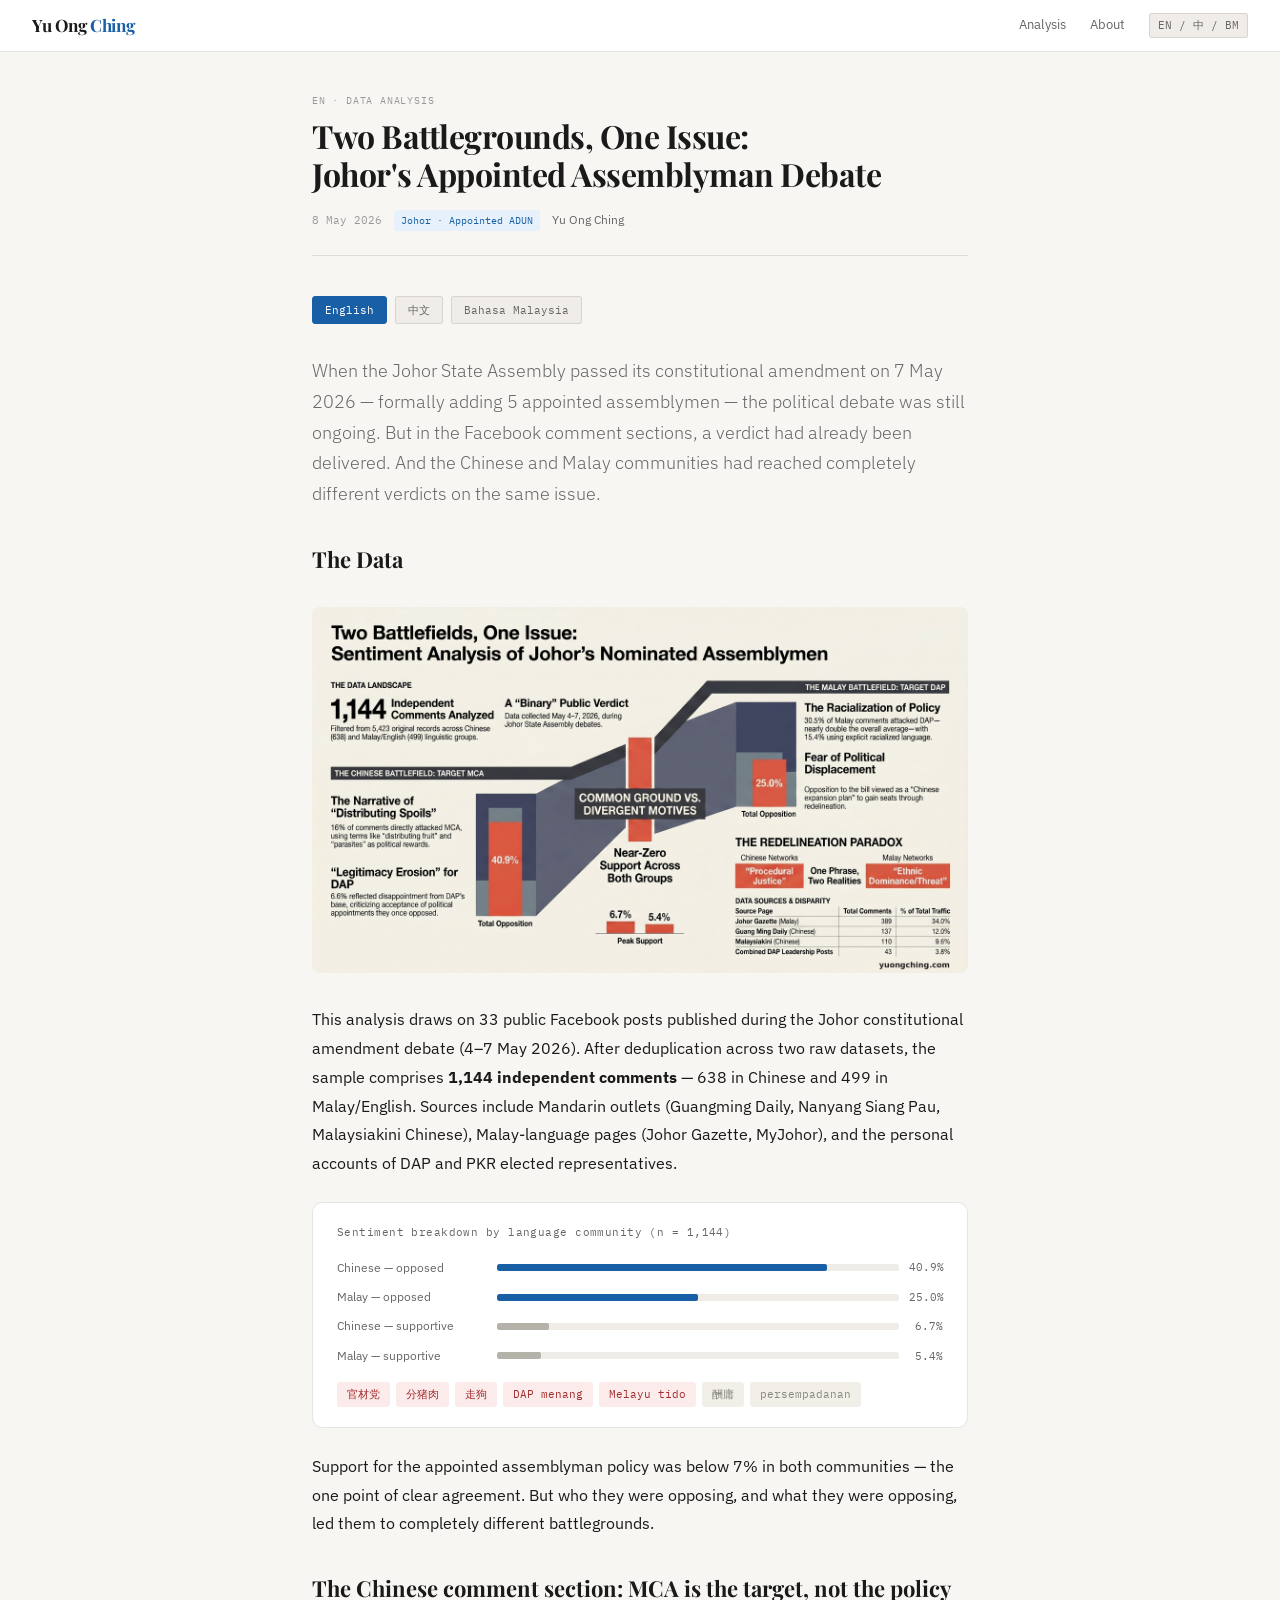
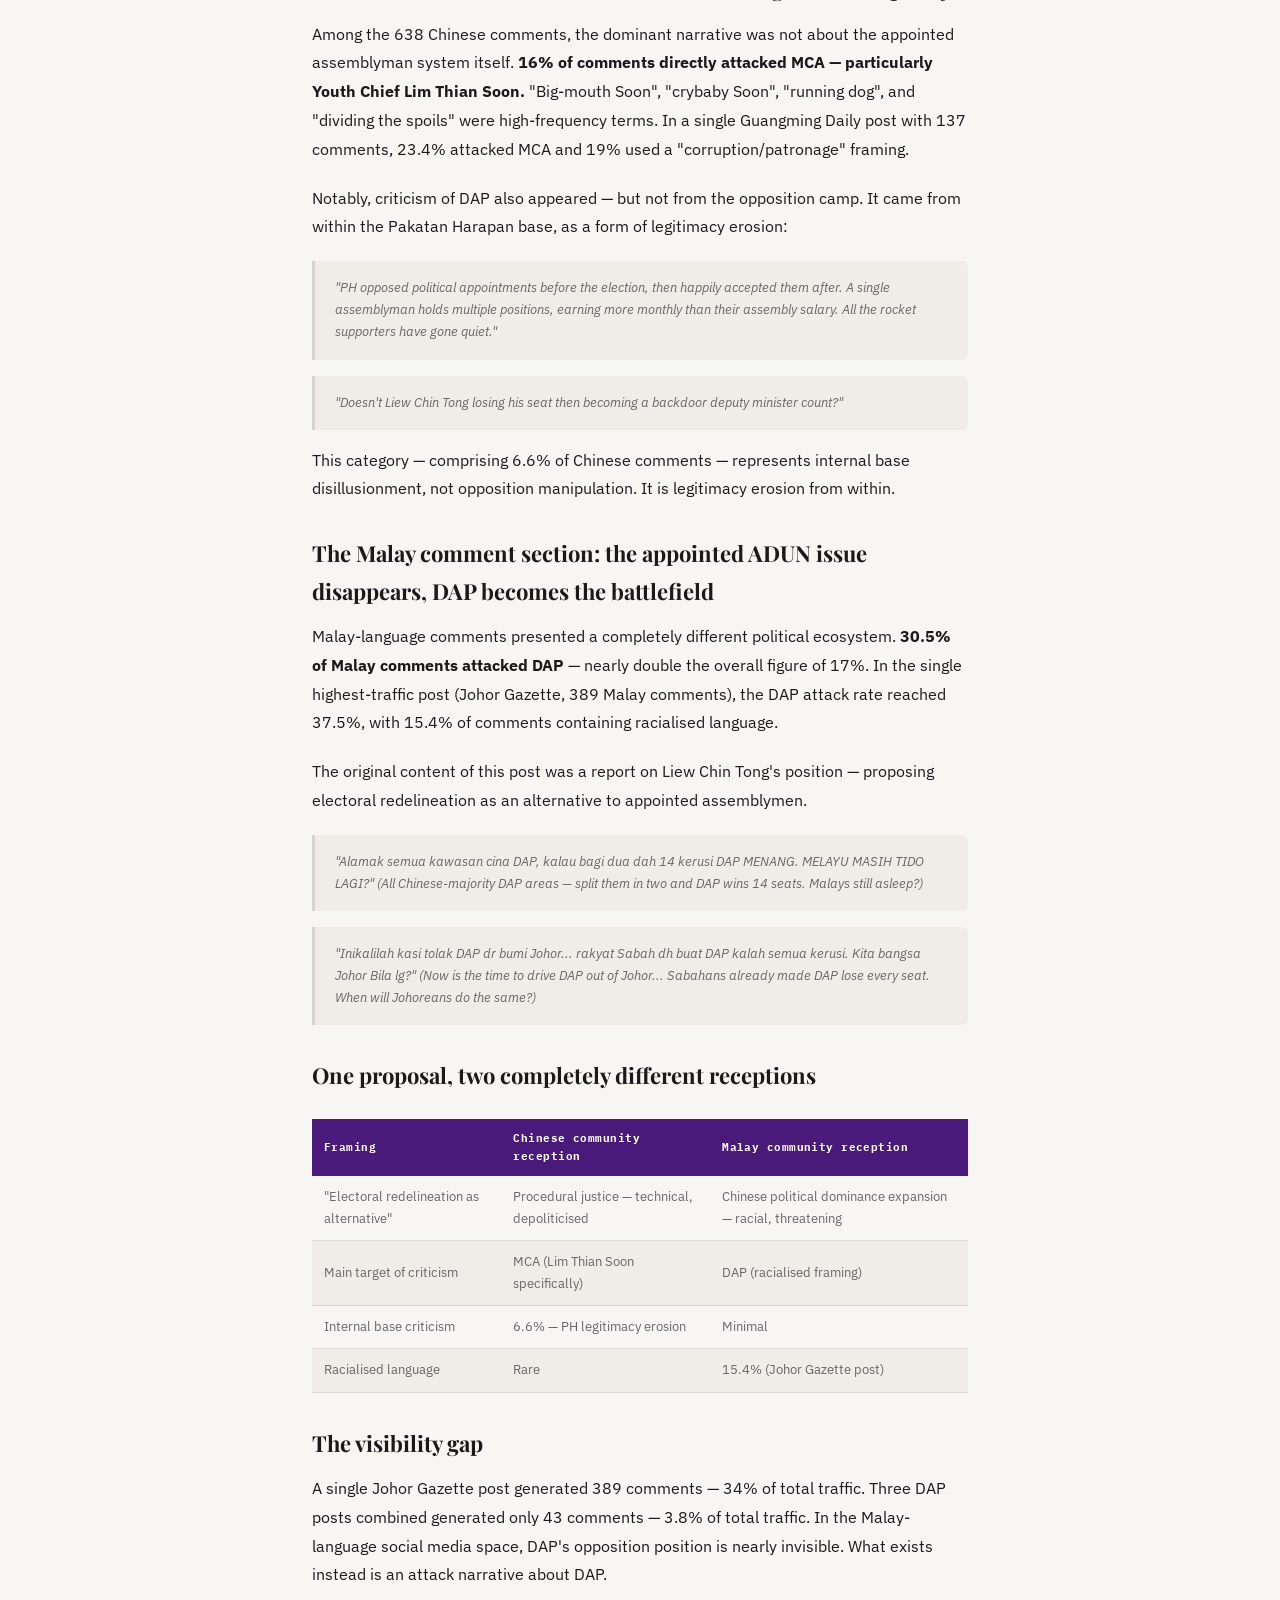
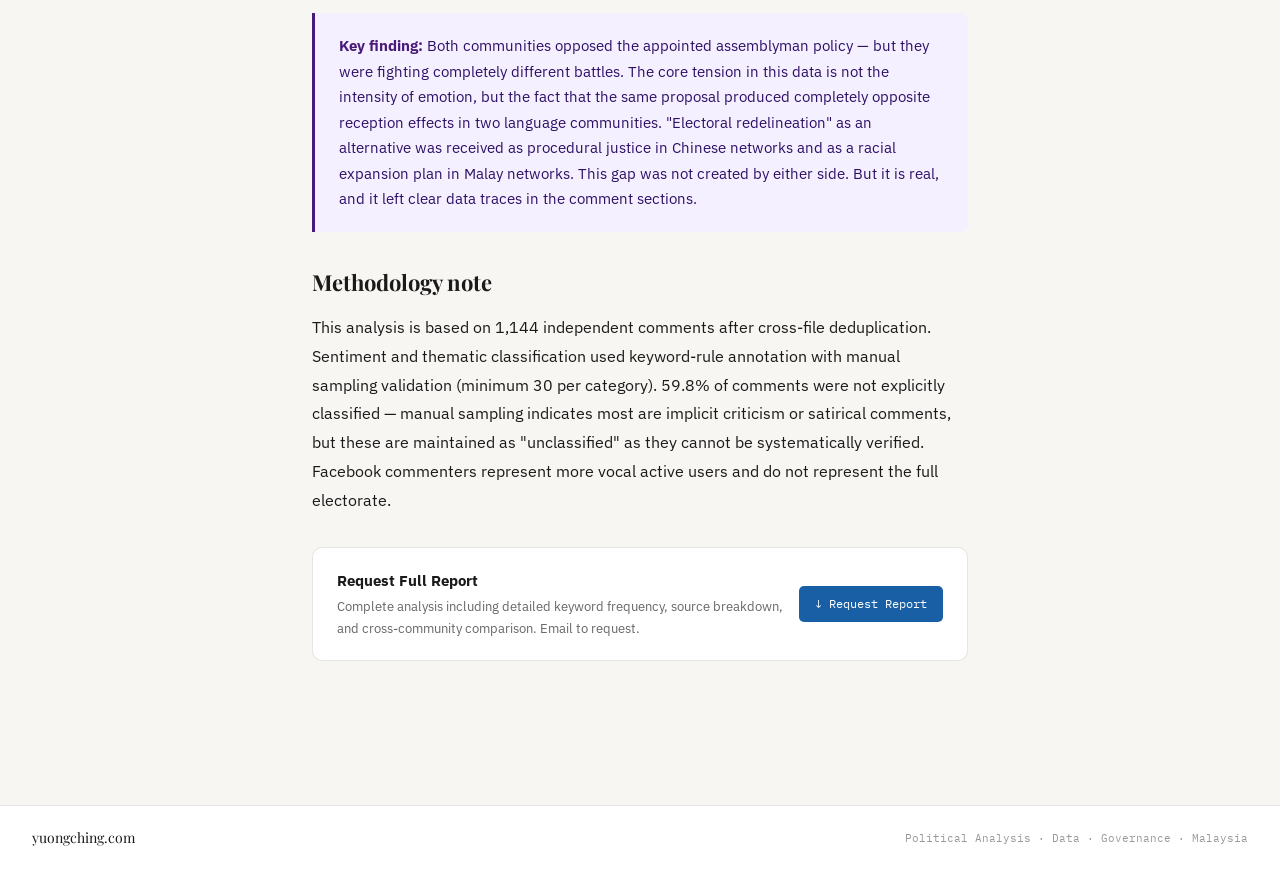
<file: articles/johor-adun-sentiment.html>
<!DOCTYPE html>
<html lang="en">
<head>
  <meta charset="UTF-8">
  <meta name="viewport" content="width=device-width, initial-scale=1.0">
  <title>Two Battlegrounds, One Issue: Johor's Appointed Assemblyman Debate — Yu Ong Ching</title>
  <meta name="description" content="Sentiment analysis of 1,144 Facebook comments reveals that Chinese and Malay communities opposed the same policy for completely different reasons.">
  <meta property="og:title" content="Two Battlegrounds, One Issue: Johor's Appointed Assemblyman Debate">
  <meta property="og:description" content="Chinese and Malay communities opposed the same policy — but they were fighting completely different battles.">
  <meta property="og:url" content="https://yuongching.com/articles/johor-adun-sentiment.html">
  <link rel="canonical" href="https://yuongching.com/articles/johor-adun-sentiment.html">
  <link rel="preconnect" href="https://fonts.googleapis.com">
  <link rel="stylesheet" href="https://fonts.googleapis.com/css2?family=Playfair+Display:wght@400;700&family=IBM+Plex+Sans:wght@300;400;500&family=IBM+Plex+Mono&display=swap">
  <link rel="stylesheet" href="../assets/css/style.css">
  <!-- Google tag (gtag.js) -->
  <script async src="https://www.googletagmanager.com/gtag/js?id=G-GPP16Y9M3F"></script>
  <script>window.dataLayer=window.dataLayer||[];function gtag(){dataLayer.push(arguments)}gtag('js',new Date());gtag('config','G-GPP16Y9M3F');</script>
  <!-- Schema markup -->
  <script type="application/ld+json">
  {
    "@context": "https://schema.org",
    "@type": "AnalysisNewsArticle",
    "headline": "Two Battlegrounds, One Issue: Johor's Appointed Assemblyman Debate",
    "description": "Sentiment analysis of 1,144 Facebook comments reveals that Chinese and Malay communities opposed the same policy for completely different reasons.",
    "author": {"@type": "Person", "name": "Yu Ong Ching", "url": "https://yuongching.com/about.html"},
    "publisher": {"@type": "Organization", "name": "yuongching.com", "url": "https://yuongching.com"},
    "datePublished": "2026-05-08",
    "inLanguage": "en",
    "keywords": "Johor, appointed assemblyman, sentiment analysis, Malaysia politics, DAP, MCA",
    "about": {"@type": "Thing", "name": "Johor State Assembly constitutional amendment 2026"}
  }
  </script>
  <style>
    .lang-switch{display:flex;gap:8px;margin-bottom:2rem}
    .lang-btn{font-size:11px;font-family:'IBM Plex Mono',monospace;padding:4px 12px;border-radius:3px;border:0.5px solid var(--border);background:var(--surface-2);color:var(--text-muted);text-decoration:none;transition:all 0.15s}
    .lang-btn.active{background:#185FA5;color:#fff;border-color:#185FA5}
    .lang-btn:hover{border-color:#185FA5;color:#185FA5}
    .finding-box{background:#F5F0FF;border-left:3px solid #4A1A7A;border-radius:0 8px 8px 0;padding:1.25rem 1.5rem;margin:1.5rem 0}
    .finding-box p{margin:0;font-size:15px;line-height:1.7;color:#2D1066}
    .finding-box strong{color:#4A1A7A}
    .data-table{width:100%;border-collapse:collapse;margin:1.5rem 0;font-size:13px}
    .data-table th{background:#4A1A7A;color:#fff;padding:10px 12px;text-align:left;font-family:'IBM Plex Mono',monospace;font-size:11px;letter-spacing:0.04em}
    .data-table td{padding:10px 12px;border-bottom:0.5px solid var(--border);color:var(--text-muted)}
    .data-table tr:nth-child(even) td{background:var(--surface-2)}
    .data-table td strong{color:var(--text)}
    .quote-block{background:var(--surface-2);border-left:3px solid var(--border);padding:1rem 1.25rem;margin:1rem 0;font-size:13px;color:var(--text-muted);line-height:1.7;font-style:italic;border-radius:0 6px 6px 0}
    .download-box{background:var(--surface);border:0.5px solid var(--border);border-radius:10px;padding:1.25rem 1.5rem;margin:2rem 0;display:flex;align-items:center;justify-content:space-between;gap:1rem}
    .download-info strong{display:block;color:var(--text);font-size:15px;margin-bottom:3px}
    .download-info{font-size:13px;color:var(--text-muted)}
    .download-btn{font-size:12px;font-family:'IBM Plex Mono',monospace;padding:8px 16px;border-radius:5px;background:#185FA5;color:#fff;text-decoration:none;white-space:nowrap;flex-shrink:0}
    @media(max-width:640px){.download-box{flex-direction:column}}
  </style>
</head>
<body>

  <nav class="nav">
    <a href="/" class="nav-logo">Yu Ong <span>Ching</span></a>
    <div class="nav-links">
      <a href="/">Analysis</a>
      <a href="/about.html">About</a>
      <span class="nav-lang">EN / 中 / BM</span>
    </div>
  </nav>

  <main class="article-page">
    <div class="article-header">
      <div class="article-lang">EN · DATA ANALYSIS</div>
      <h1 class="article-title">Two Battlegrounds, One Issue:<br>Johor's Appointed Assemblyman Debate</h1>
      <div class="article-byline">
        <span class="article-date">8 May 2026</span>
        <span class="article-topic">Johor · Appointed ADUN</span>
        <span class="article-author">Yu Ong Ching</span>
      </div>
    </div>

    <div class="article-body">

      <div class="lang-switch">
        <a href="johor-adun-sentiment.html" class="lang-btn active">English</a>
        <a href="johor-adun-sentiment-zh.html" class="lang-btn">中文</a>
        <a href="johor-adun-sentiment-bm.html" class="lang-btn">Bahasa Malaysia</a>
      </div>

      <p class="lead">When the Johor State Assembly passed its constitutional amendment on 7 May 2026 — formally adding 5 appointed assemblymen — the political debate was still ongoing. But in the Facebook comment sections, a verdict had already been delivered. And the Chinese and Malay communities had reached completely different verdicts on the same issue.</p>

      <h2>The Data</h2>
      <img src="../assets/images/johor-adun-infographic-en.png" alt="Two Battlegrounds One Issue - Johor Appointed ADUN Sentiment Analysis" style="width:100%;border-radius:8px;margin:1rem 0 1.5rem">
      <p>This analysis draws on 33 public Facebook posts published during the Johor constitutional amendment debate (4–7 May 2026). After deduplication across two raw datasets, the sample comprises <strong>1,144 independent comments</strong> — 638 in Chinese and 499 in Malay/English. Sources include Mandarin outlets (Guangming Daily, Nanyang Siang Pau, Malaysiakini Chinese), Malay-language pages (Johor Gazette, MyJohor), and the personal accounts of DAP and PKR elected representatives.</p>

      <div class="chart-block">
        <div class="chart-title">Sentiment breakdown by language community (n = 1,144)</div>
        <div class="bar-row">
          <div class="bar-name">Chinese — opposed</div>
          <div class="bar-track"><div class="bar-fill" style="width:82%"></div></div>
          <div class="bar-val">40.9%</div>
        </div>
        <div class="bar-row">
          <div class="bar-name">Malay — opposed</div>
          <div class="bar-track"><div class="bar-fill" style="width:50%"></div></div>
          <div class="bar-val">25.0%</div>
        </div>
        <div class="bar-row">
          <div class="bar-name">Chinese — supportive</div>
          <div class="bar-track"><div class="bar-fill bar-fill--light" style="width:13%"></div></div>
          <div class="bar-val">6.7%</div>
        </div>
        <div class="bar-row">
          <div class="bar-name">Malay — supportive</div>
          <div class="bar-track"><div class="bar-fill bar-fill--light" style="width:11%"></div></div>
          <div class="bar-val">5.4%</div>
        </div>
        <div class="kw-row">
          <span class="kw kw--red">官材党</span>
          <span class="kw kw--red">分猪肉</span>
          <span class="kw kw--red">走狗</span>
          <span class="kw kw--red">DAP menang</span>
          <span class="kw kw--red">Melayu tido</span>
          <span class="kw kw--gray">酬庸</span>
          <span class="kw kw--gray">persempadanan</span>
        </div>
      </div>

      <p>Support for the appointed assemblyman policy was below 7% in both communities — the one point of clear agreement. But who they were opposing, and what they were opposing, led them to completely different battlegrounds.</p>

      <h2>The Chinese comment section: MCA is the target, not the policy</h2>
      <p>Among the 638 Chinese comments, the dominant narrative was not about the appointed assemblyman system itself. <strong>16% of comments directly attacked MCA — particularly Youth Chief Lim Thian Soon.</strong> "Big-mouth Soon", "crybaby Soon", "running dog", and "dividing the spoils" were high-frequency terms. In a single Guangming Daily post with 137 comments, 23.4% attacked MCA and 19% used a "corruption/patronage" framing.</p>

      <p>Notably, criticism of DAP also appeared — but not from the opposition camp. It came from within the Pakatan Harapan base, as a form of legitimacy erosion:</p>

      <div class="quote-block">"PH opposed political appointments before the election, then happily accepted them after. A single assemblyman holds multiple positions, earning more monthly than their assembly salary. All the rocket supporters have gone quiet."</div>

      <div class="quote-block">"Doesn't Liew Chin Tong losing his seat then becoming a backdoor deputy minister count?"</div>

      <p>This category — comprising 6.6% of Chinese comments — represents internal base disillusionment, not opposition manipulation. It is legitimacy erosion from within.</p>

      <h2>The Malay comment section: the appointed ADUN issue disappears, DAP becomes the battlefield</h2>
      <p>Malay-language comments presented a completely different political ecosystem. <strong>30.5% of Malay comments attacked DAP</strong> — nearly double the overall figure of 17%. In the single highest-traffic post (Johor Gazette, 389 Malay comments), the DAP attack rate reached 37.5%, with 15.4% of comments containing racialised language.</p>

      <p>The original content of this post was a report on Liew Chin Tong's position — proposing electoral redelineation as an alternative to appointed assemblymen.</p>

      <div class="quote-block">"Alamak semua kawasan cina DAP, kalau bagi dua dah 14 kerusi DAP MENANG. MELAYU MASIH TIDO LAGI?" (All Chinese-majority DAP areas — split them in two and DAP wins 14 seats. Malays still asleep?)</div>

      <div class="quote-block">"Inikalilah kasi tolak DAP dr bumi Johor... rakyat Sabah dh buat DAP kalah semua kerusi. Kita bangsa Johor Bila lg?" (Now is the time to drive DAP out of Johor... Sabahans already made DAP lose every seat. When will Johoreans do the same?)</div>

      <h2>One proposal, two completely different receptions</h2>

      <table class="data-table">
        <thead>
          <tr>
            <th>Framing</th>
            <th>Chinese community reception</th>
            <th>Malay community reception</th>
          </tr>
        </thead>
        <tbody>
          <tr>
            <td>"Electoral redelineation as alternative"</td>
            <td>Procedural justice — technical, depoliticised</td>
            <td>Chinese political dominance expansion — racial, threatening</td>
          </tr>
          <tr>
            <td>Main target of criticism</td>
            <td>MCA (Lim Thian Soon specifically)</td>
            <td>DAP (racialised framing)</td>
          </tr>
          <tr>
            <td>Internal base criticism</td>
            <td>6.6% — PH legitimacy erosion</td>
            <td>Minimal</td>
          </tr>
          <tr>
            <td>Racialised language</td>
            <td>Rare</td>
            <td>15.4% (Johor Gazette post)</td>
          </tr>
        </tbody>
      </table>

      <h2>The visibility gap</h2>
      <p>A single Johor Gazette post generated 389 comments — 34% of total traffic. Three DAP posts combined generated only 43 comments — 3.8% of total traffic. In the Malay-language social media space, DAP's opposition position is nearly invisible. What exists instead is an attack narrative about DAP.</p>

      <div class="finding-box">
        <p><strong>Key finding:</strong> Both communities opposed the appointed assemblyman policy — but they were fighting completely different battles. The core tension in this data is not the intensity of emotion, but the fact that the same proposal produced completely opposite reception effects in two language communities. "Electoral redelineation" as an alternative was received as procedural justice in Chinese networks and as a racial expansion plan in Malay networks. This gap was not created by either side. But it is real, and it left clear data traces in the comment sections.</p>
      </div>

      <h2>Methodology note</h2>
      <p>This analysis is based on 1,144 independent comments after cross-file deduplication. Sentiment and thematic classification used keyword-rule annotation with manual sampling validation (minimum 30 per category). 59.8% of comments were not explicitly classified — manual sampling indicates most are implicit criticism or satirical comments, but these are maintained as "unclassified" as they cannot be systematically verified. Facebook commenters represent more vocal active users and do not represent the full electorate.</p>

      <div class="download-box">
        <div class="download-info">
          <strong>Request Full Report</strong>
          Complete analysis including detailed keyword frequency, source breakdown, and cross-community comparison. Email to request.
        </div>
        <a href="mailto:hi@yuongching.com?subject=Request: Johor Appointed ADUN Sentiment Report&body=Hi, I would like to request the full research report on the Johor appointed assemblyman sentiment analysis." class="download-btn">↓ Request Report</a>
      </div>

    </div>
  </main>

  <footer class="footer">
    <div class="footer-brand">yuongching.com</div>
    <div class="footer-mono">Political Analysis · Data · Governance · Malaysia</div>
  </footer>

</body>
</html>
</file>
<file: assets/css/style.css>
/* =============================================
   yuongching.com — Main Stylesheet
   ============================================= */

@import url('https://fonts.googleapis.com/css2?family=Playfair+Display:wght@400;700&family=IBM+Plex+Sans:wght@300;400;500&family=IBM+Plex+Mono&display=swap');

/* --- Reset & Base --- */
*, *::before, *::after { box-sizing: border-box; margin: 0; padding: 0; }

:root {
  --blue:       #185FA5;
  --blue-light: #E6F1FB;
  --blue-mid:   #B5D4F4;
  --gray-100:   #F1EFE8;
  --gray-400:   #888780;
  --gray-200:   #B4B2A9;
  --gray-100b:  #D3D1C7;
  --red-light:  #FCEBEB;
  --red:        #A32D2D;
  --green-light:#EAF3DE;
  --green:      #3B6D11;
  --text:       #1a1a1a;
  --text-muted: #666;
  --text-faint: #999;
  --border:     rgba(0,0,0,0.1);
  --bg:         #f7f6f3;
  --surface:    #ffffff;
  --surface-2:  #f0ede8;
  --radius:     10px;
}

html { font-size: 16px; scroll-behavior: smooth; }

body {
  font-family: 'IBM Plex Sans', sans-serif;
  color: var(--text);
  background: var(--bg);
  line-height: 1.7;
  -webkit-font-smoothing: antialiased;
}

a { color: inherit; text-decoration: none; }

.nav {
  background: var(--surface);
  border-bottom: 0.5px solid var(--border);
  padding: 0 2rem;
  display: flex;
  align-items: center;
  justify-content: space-between;
  height: 52px;
  position: sticky;
  top: 0;
  z-index: 100;
}
.nav-logo { font-family: 'Playfair Display', serif; font-size: 17px; font-weight: 700; color: var(--text); letter-spacing: -0.3px; }
.nav-logo span { color: var(--blue); }
.nav-links { display: flex; gap: 1.5rem; align-items: center; }
.nav-links a { font-size: 13px; color: var(--text-muted); transition: color 0.15s; }
.nav-links a:hover { color: var(--text); }
.nav-lang { font-size: 11px; font-family: 'IBM Plex Mono', monospace; background: var(--surface-2); border: 0.5px solid var(--border); border-radius: 3px; padding: 2px 8px; color: var(--text-muted); }

.hero { background: var(--surface); border-bottom: 0.5px solid var(--border); padding: 2.5rem 2rem 2rem; }
.hero-eyebrow { font-family: 'IBM Plex Mono', monospace; font-size: 11px; color: var(--blue); letter-spacing: 0.12em; text-transform: uppercase; margin-bottom: 0.75rem; }
.hero-headline { font-family: 'Playfair Display', serif; font-size: 36px; font-weight: 700; line-height: 1.15; letter-spacing: -0.5px; color: var(--text); }

.section { padding: 1.75rem 2rem; max-width: 1100px; margin: 0 auto; }
.section-header { display: flex; align-items: baseline; justify-content: space-between; margin-bottom: 1.25rem; border-bottom: 0.5px solid var(--border); padding-bottom: 0.6rem; }
.section-title { font-family: 'Playfair Display', serif; font-size: 18px; font-weight: 700; color: var(--text); }
.section-mono { font-family: 'IBM Plex Mono', monospace; font-size: 11px; color: var(--blue); letter-spacing: 0.06em; }

.articles-grid { display: grid; grid-template-columns: repeat(auto-fill, minmax(260px, 1fr)); gap: 12px; }
.article-card { background: var(--surface); border: 0.5px solid var(--border); border-radius: var(--radius); padding: 1.25rem; transition: border-color 0.15s, box-shadow 0.15s; }
.article-card:hover { border-color: rgba(0,0,0,0.2); box-shadow: 0 2px 12px rgba(0,0,0,0.06); }
.article-card.featured { border-top: 2px solid var(--blue); grid-column: span 2; }
.article-card a { display: block; }
.article-lang { font-size: 10px; font-family: 'IBM Plex Mono', monospace; color: var(--text-faint); letter-spacing: 0.08em; margin-bottom: 6px; }
.article-headline { font-family: 'Playfair Display', serif; font-size: 15px; font-weight: 700; line-height: 1.35; color: var(--text); margin-bottom: 8px; }
.article-headline.large { font-size: 20px; }
.article-summary { font-size: 12px; color: var(--text-muted); line-height: 1.6; margin-bottom: 10px; }
.article-meta { display: flex; align-items: center; gap: 8px; }
.article-date { font-size: 11px; font-family: 'IBM Plex Mono', monospace; color: var(--text-faint); }
.article-topic { font-size: 10px; padding: 2px 7px; border-radius: 3px; background: var(--blue-light); color: var(--blue); font-family: 'IBM Plex Mono', monospace; }

.article-page { max-width: 720px; margin: 0 auto; padding: 2.5rem 2rem 4rem; }
.article-header { margin-bottom: 2.5rem; padding-bottom: 1.5rem; border-bottom: 0.5px solid var(--border); }
.article-title { font-family: 'Playfair Display', serif; font-size: 32px; font-weight: 700; line-height: 1.2; letter-spacing: -0.5px; margin: 0.5rem 0 1rem; }
.article-byline { display: flex; gap: 12px; align-items: center; flex-wrap: wrap; }
.article-author { font-size: 12px; color: var(--text-muted); }
.article-body p { font-size: 16px; line-height: 1.8; color: var(--text); margin-bottom: 1.25rem; }
.article-body p.lead { font-size: 18px; font-weight: 300; color: var(--text-muted); line-height: 1.7; margin-bottom: 2rem; }
.article-body h2 { font-family: 'Playfair Display', serif; font-size: 22px; font-weight: 700; margin: 2rem 0 0.75rem; }

.chart-block { background: var(--surface); border: 0.5px solid var(--border); border-radius: var(--radius); padding: 1.25rem 1.5rem; margin: 1.5rem 0; }
.chart-title { font-family: 'IBM Plex Mono', monospace; font-size: 11px; color: var(--text-muted); margin-bottom: 1rem; letter-spacing: 0.04em; }
.bar-row { display: flex; align-items: center; gap: 10px; margin-bottom: 9px; }
.bar-name { font-size: 12px; color: var(--text-muted); width: 150px; flex-shrink: 0; }
.bar-track { flex: 1; background: var(--surface-2); border-radius: 2px; height: 7px; overflow: hidden; }
.bar-fill { height: 7px; border-radius: 2px; background: var(--blue); }
.bar-fill--neutral { background: var(--gray-400); }
.bar-fill--light { background: var(--gray-200); }
.bar-fill--lighter { background: var(--gray-100b); }
.bar-val { font-family: 'IBM Plex Mono', monospace; font-size: 11px; color: var(--text-muted); width: 34px; text-align: right; flex-shrink: 0; }
.kw-row { display: flex; gap: 6px; margin-top: 1rem; flex-wrap: wrap; }
.kw { font-size: 11px; font-family: 'IBM Plex Mono', monospace; padding: 3px 10px; border-radius: 3px; }
.kw--blue { background: var(--blue-light); color: var(--blue); }
.kw--red { background: var(--red-light); color: var(--red); }
.kw--green { background: var(--green-light); color: var(--green); }
.kw--gray { background: var(--gray-100); color: var(--gray-400); }

.about-grid { display: grid; grid-template-columns: 1.4fr 1fr; gap: 3rem; align-items: start; }
.about-bio p { font-size: 15px; line-height: 1.8; color: var(--text); margin-bottom: 1.1rem; }
.contact-link { font-family: 'IBM Plex Mono', monospace; font-size: 13px; color: var(--blue); border-bottom: 1px solid var(--blue-mid); padding-bottom: 1px; }
.meta-block { margin-bottom: 1.25rem; }
.meta-label { font-family: 'IBM Plex Mono', monospace; font-size: 10px; color: var(--text-faint); letter-spacing: 0.1em; text-transform: uppercase; margin-bottom: 4px; }
.meta-val { font-size: 13px; color: var(--text-muted); line-height: 1.7; }

.footer { background: var(--surface); border-top: 0.5px solid var(--border); padding: 1.25rem 2rem; display: flex; justify-content: space-between; align-items: center; margin-top: 3rem; }
.footer-brand { font-family: 'Playfair Display', serif; font-size: 14px; color: var(--text); }
.footer-mono { font-family: 'IBM Plex Mono', monospace; font-size: 11px; color: var(--text-faint); }

@media (max-width: 640px) {
  .hero-headline { font-size: 26px; }
  .article-card.featured { grid-column: span 1; }
  .about-grid { grid-template-columns: 1fr; gap: 2rem; }
  .nav { padding: 0 1rem; }
  .section, .article-page { padding-left: 1rem; padding-right: 1rem; }
}
</file>
